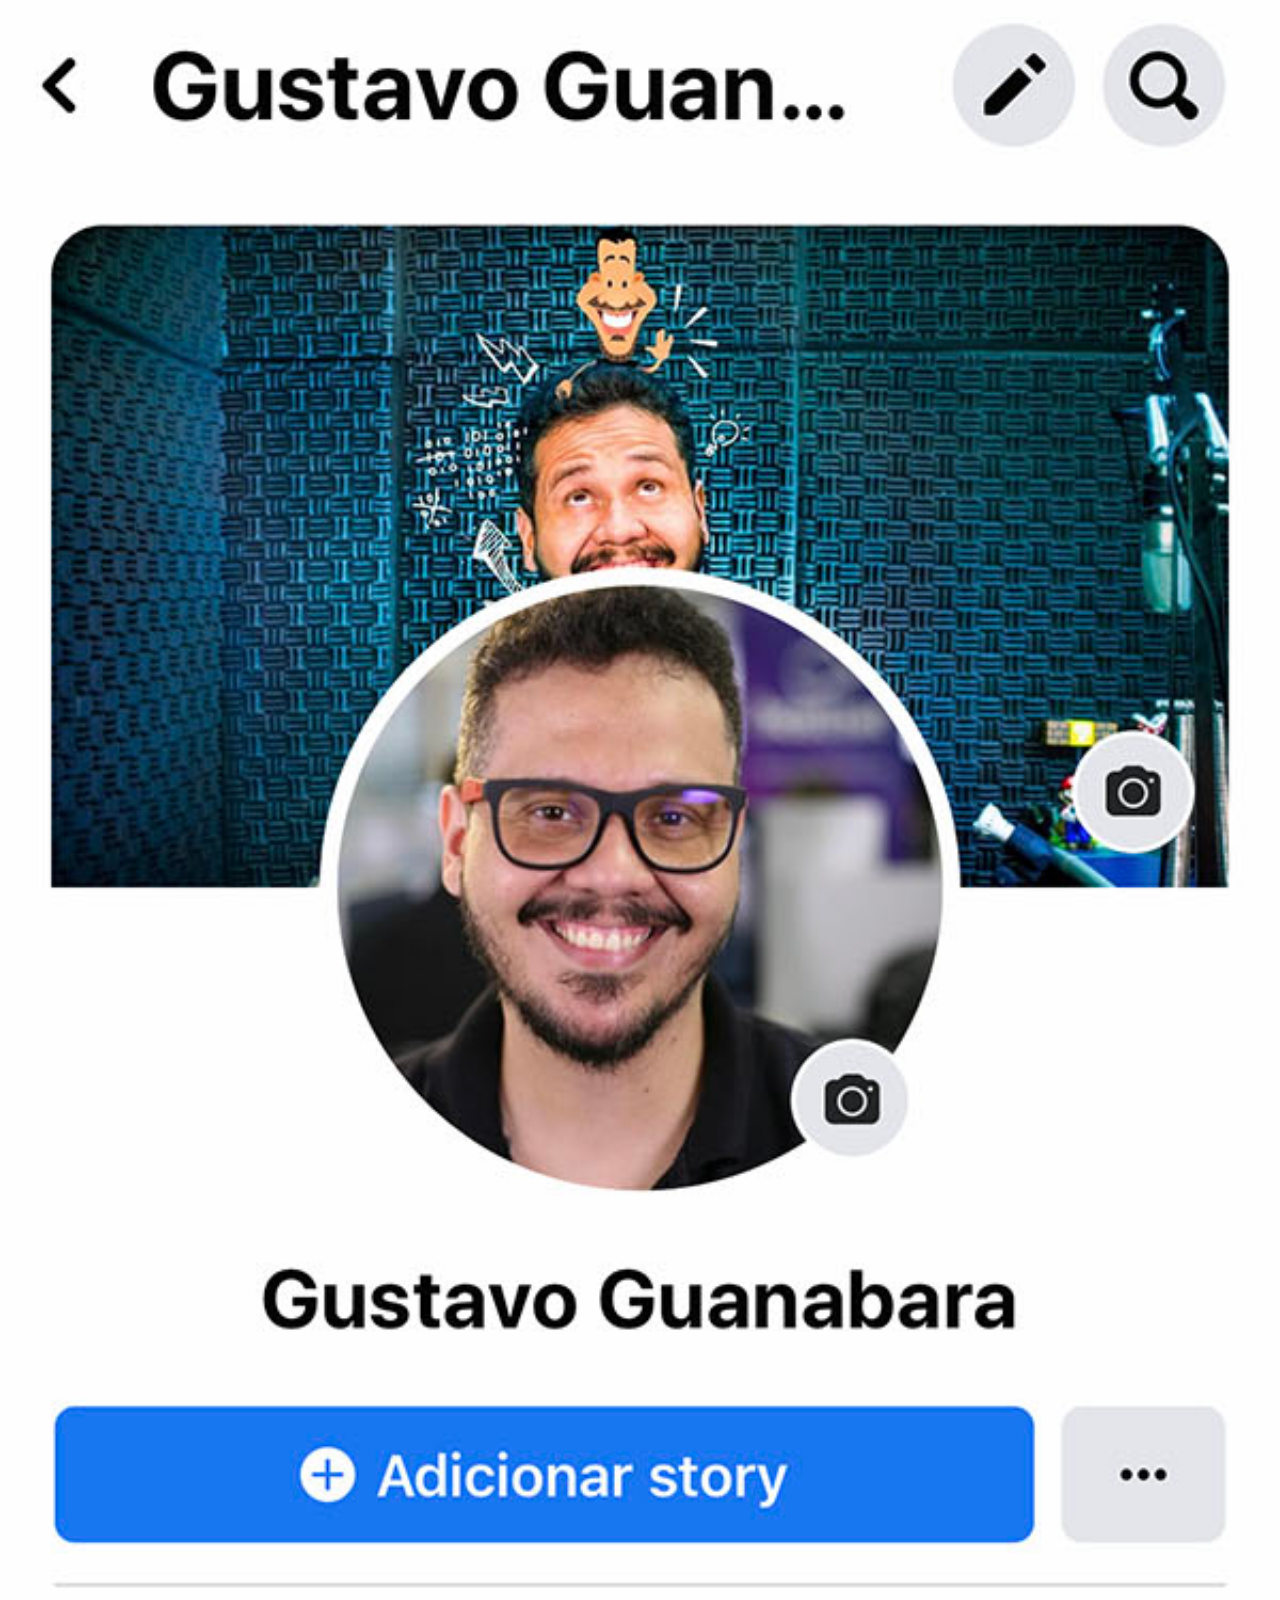
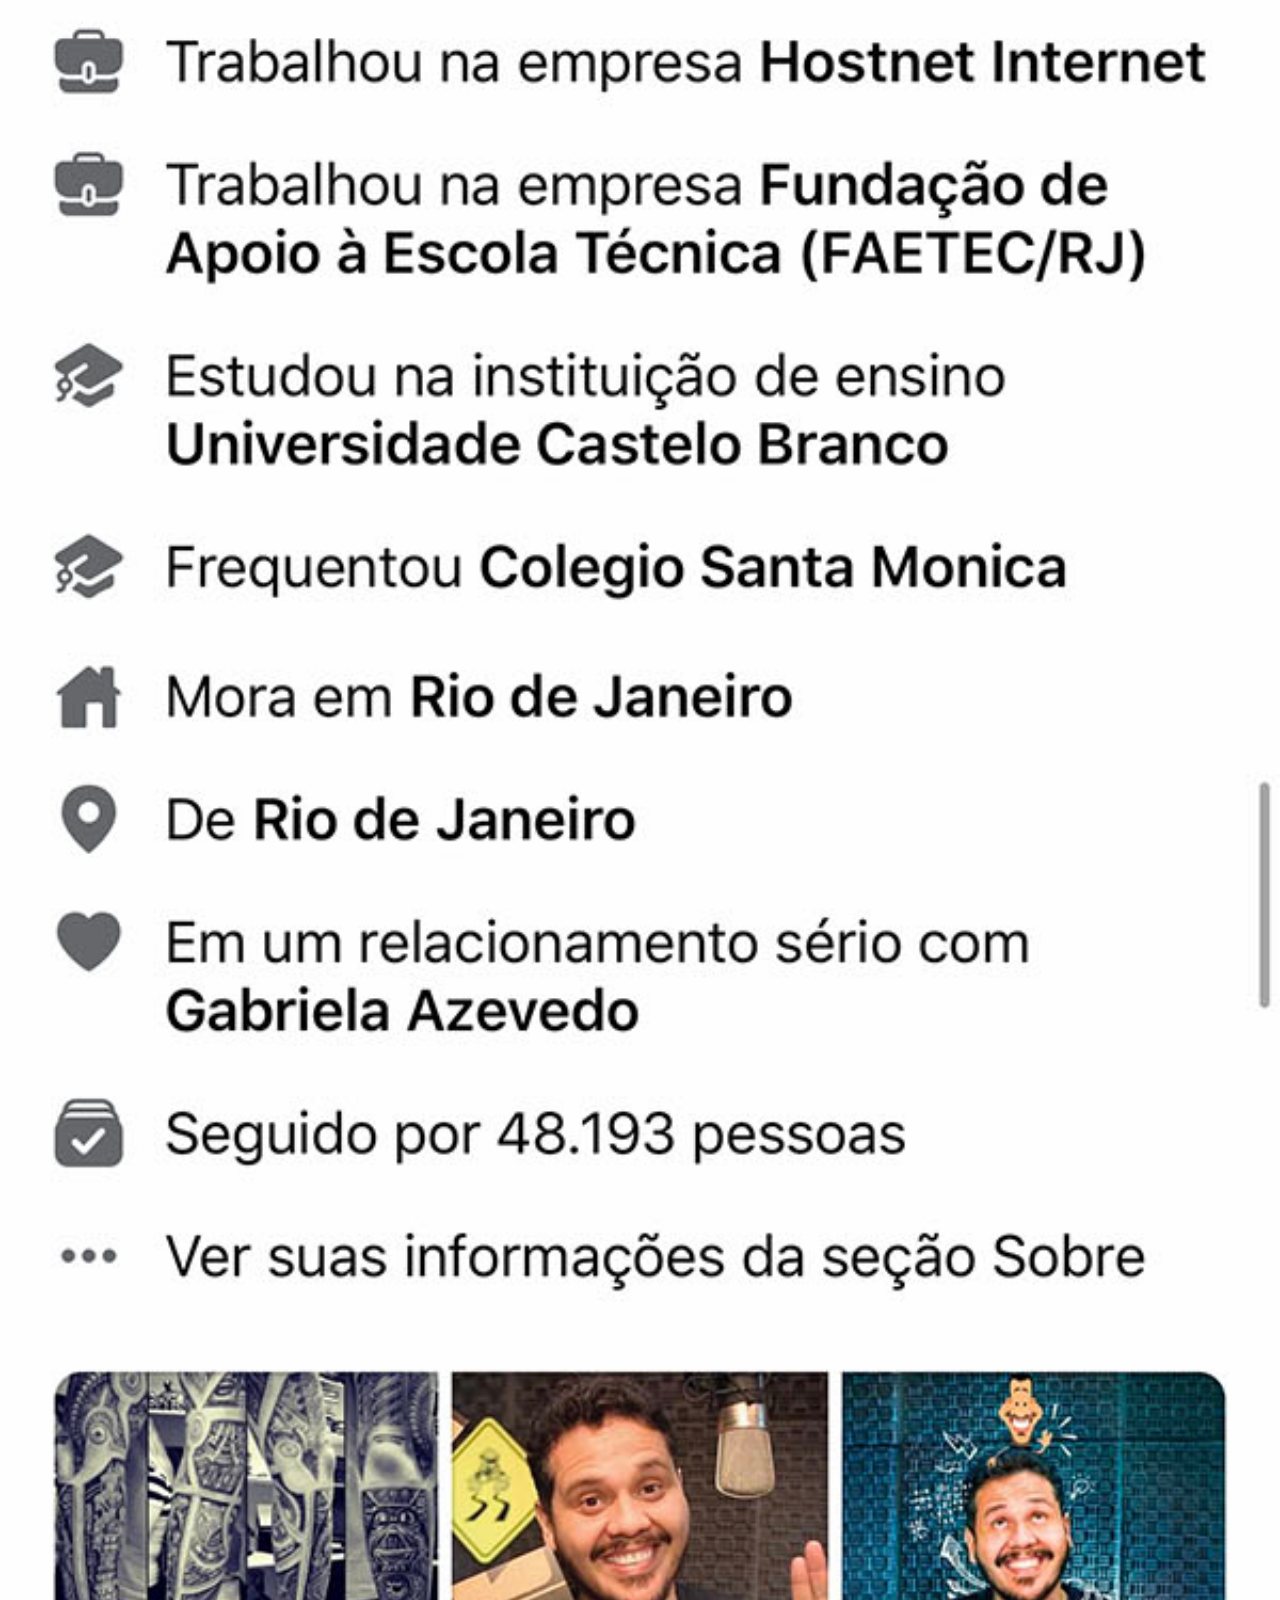
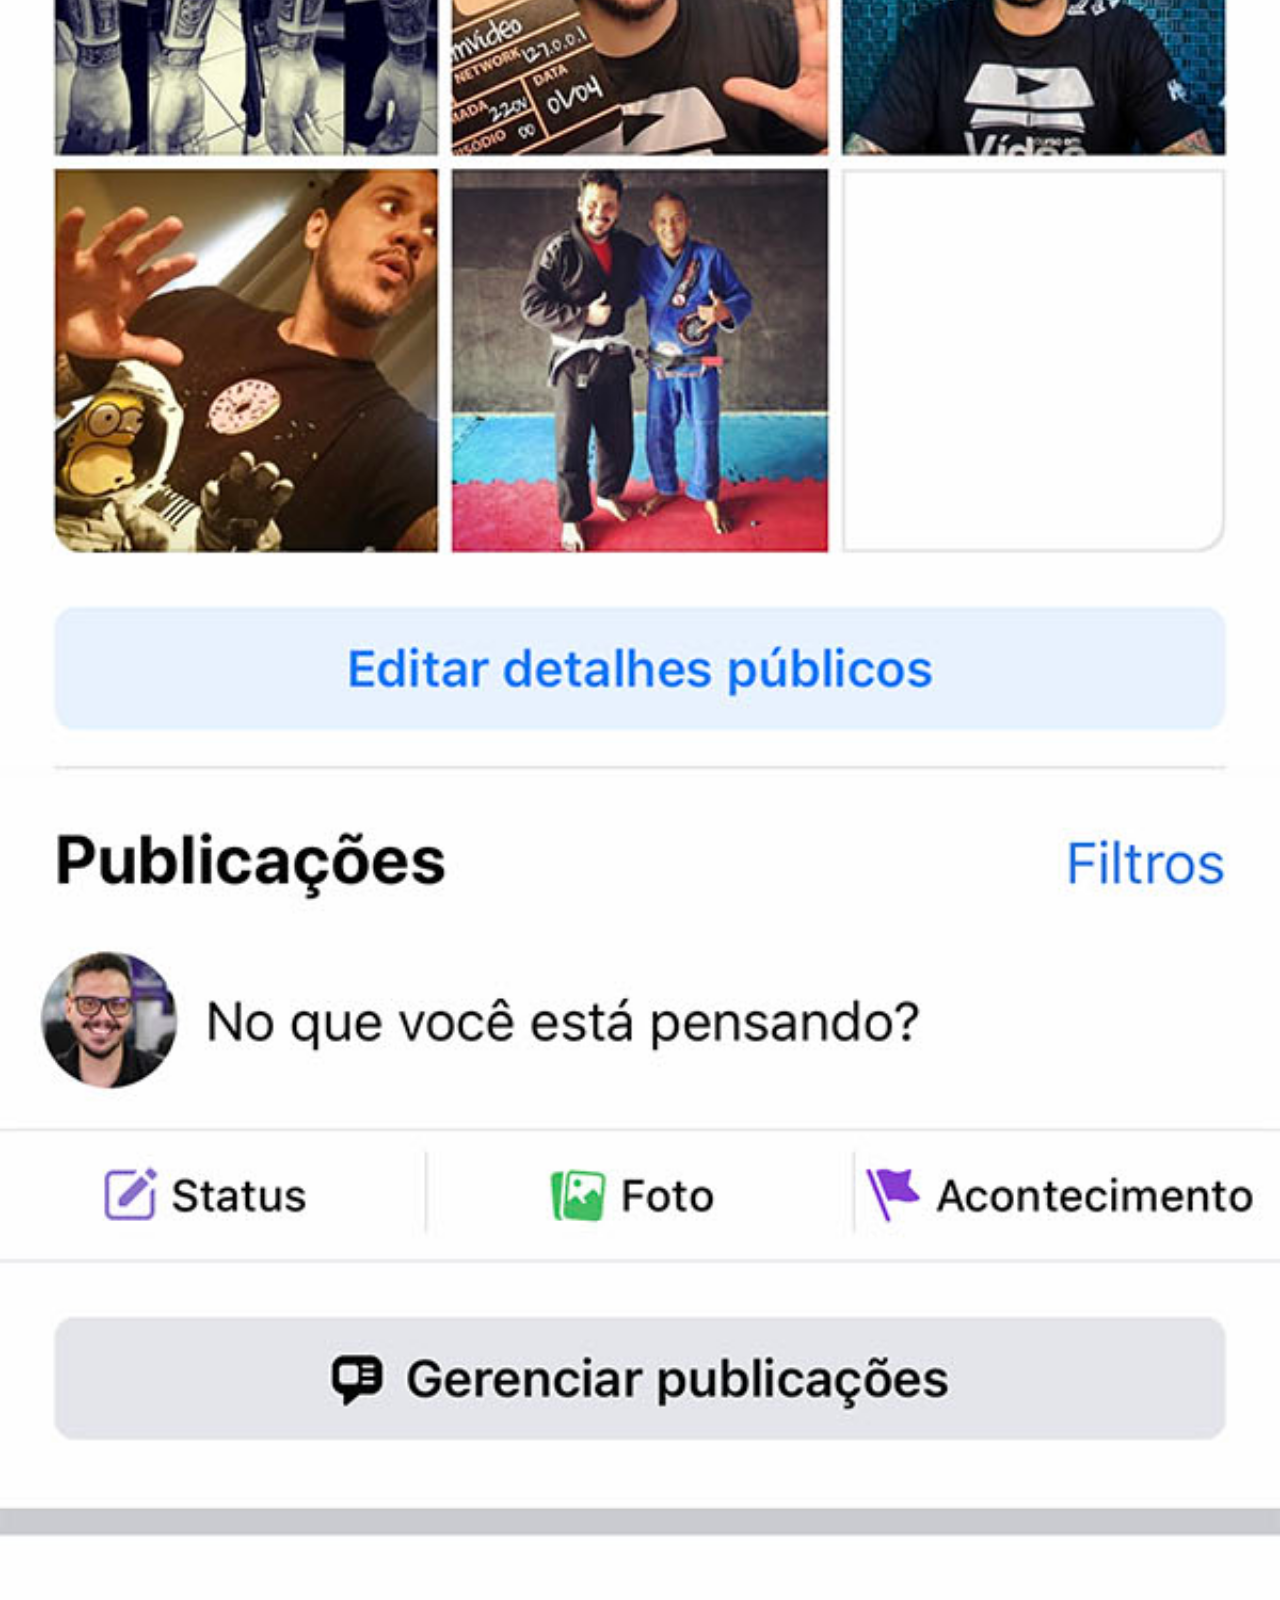
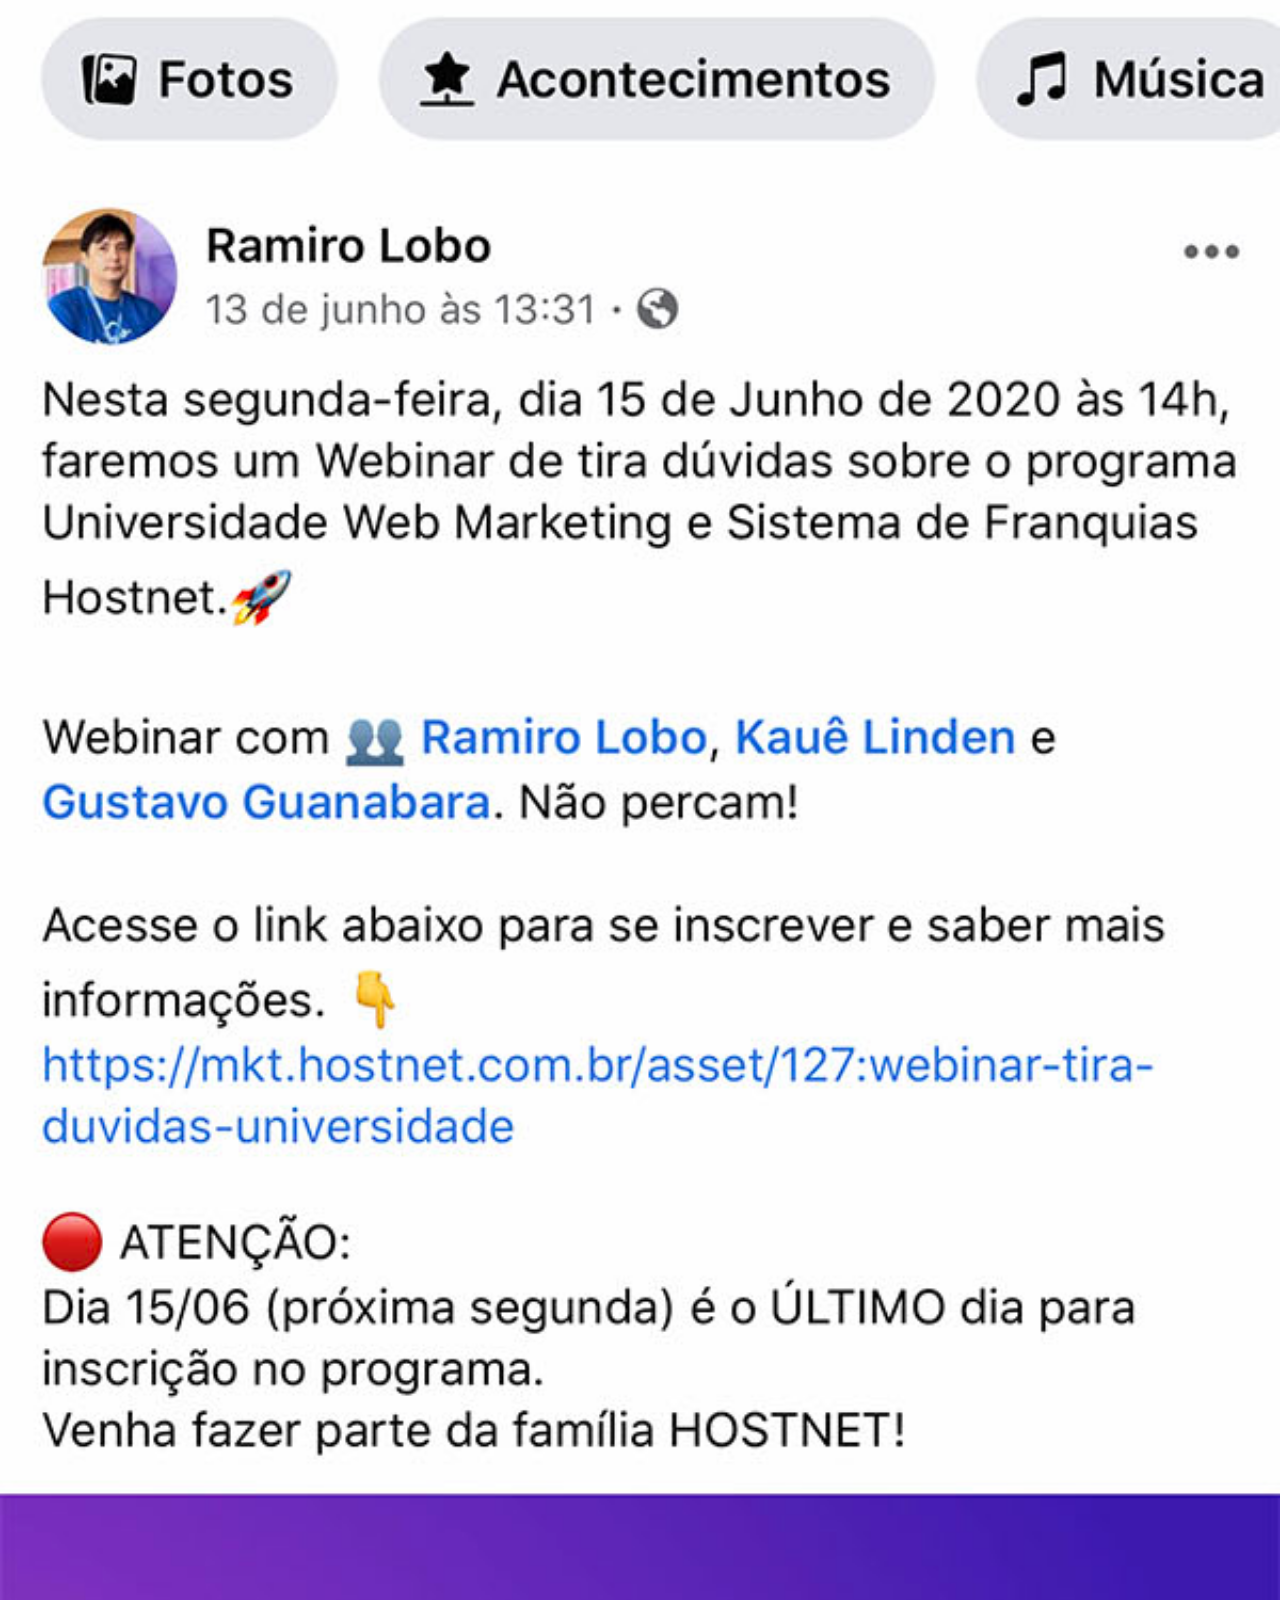
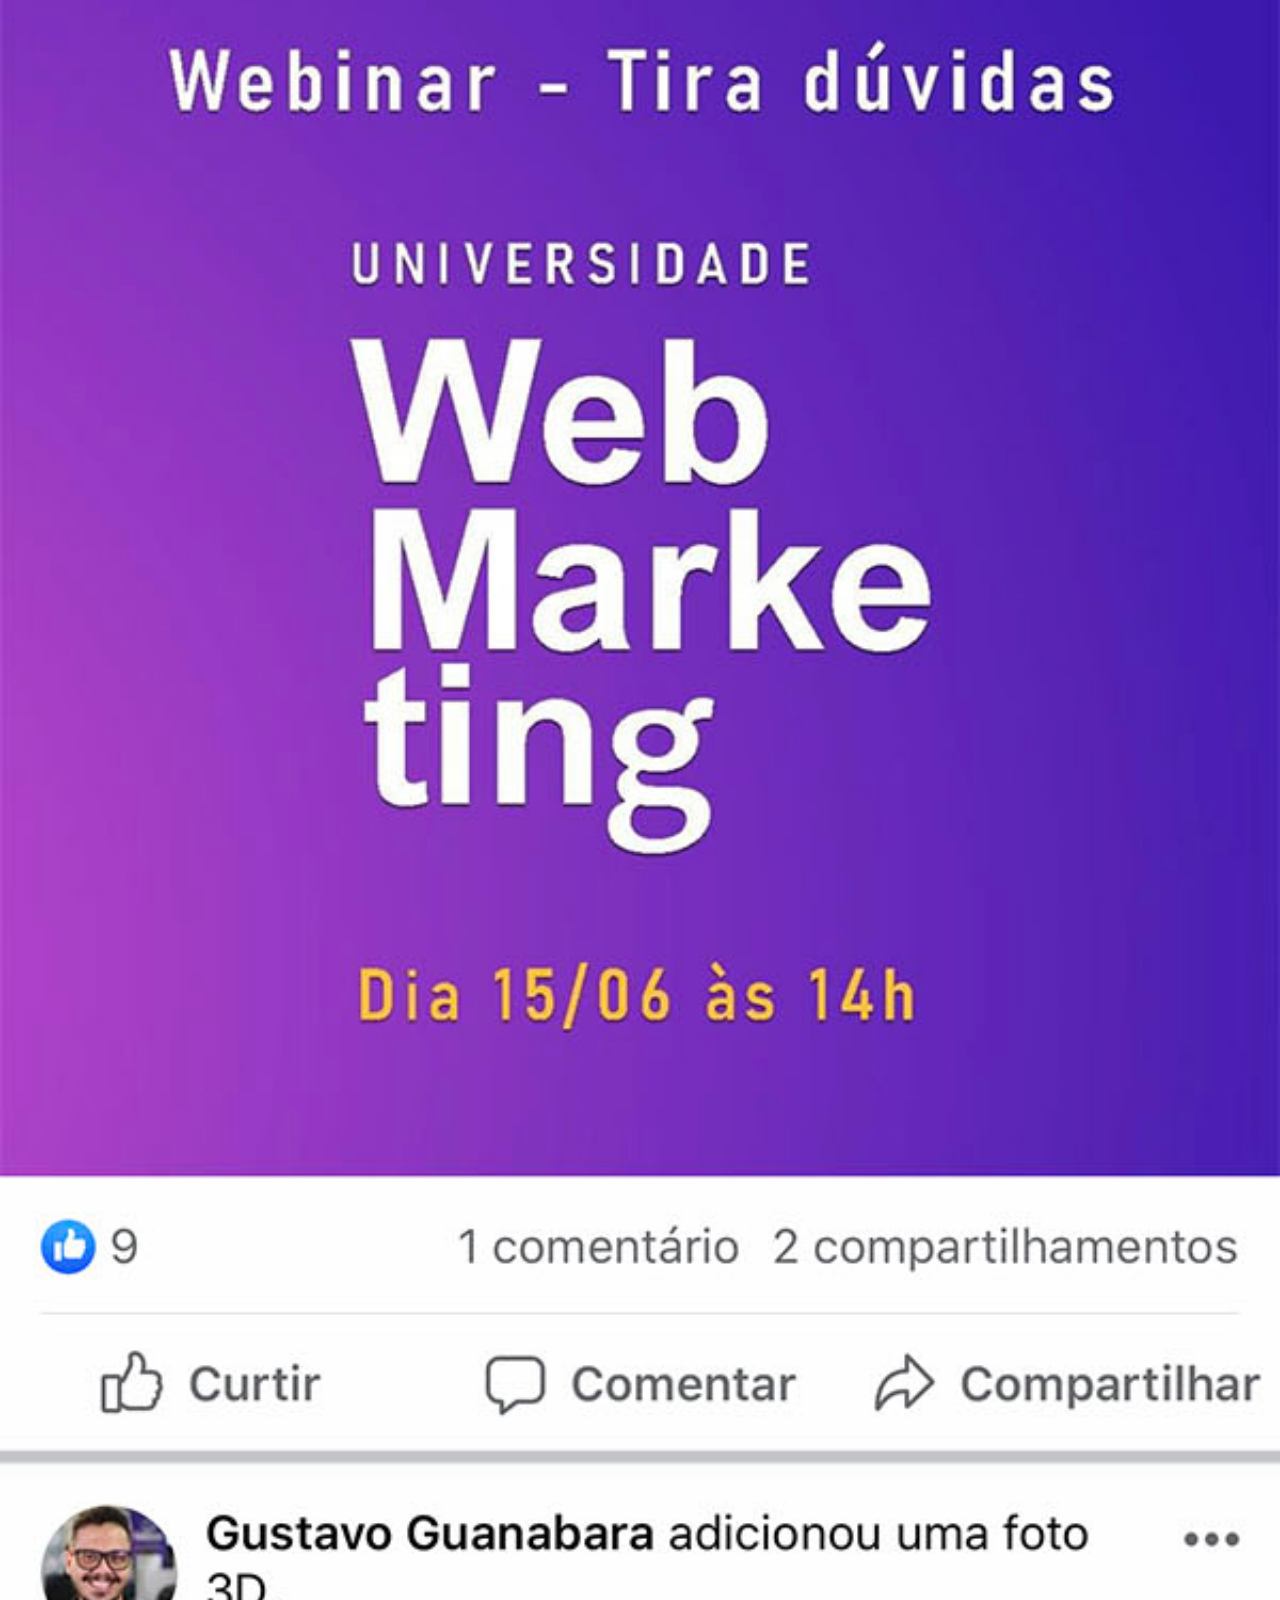
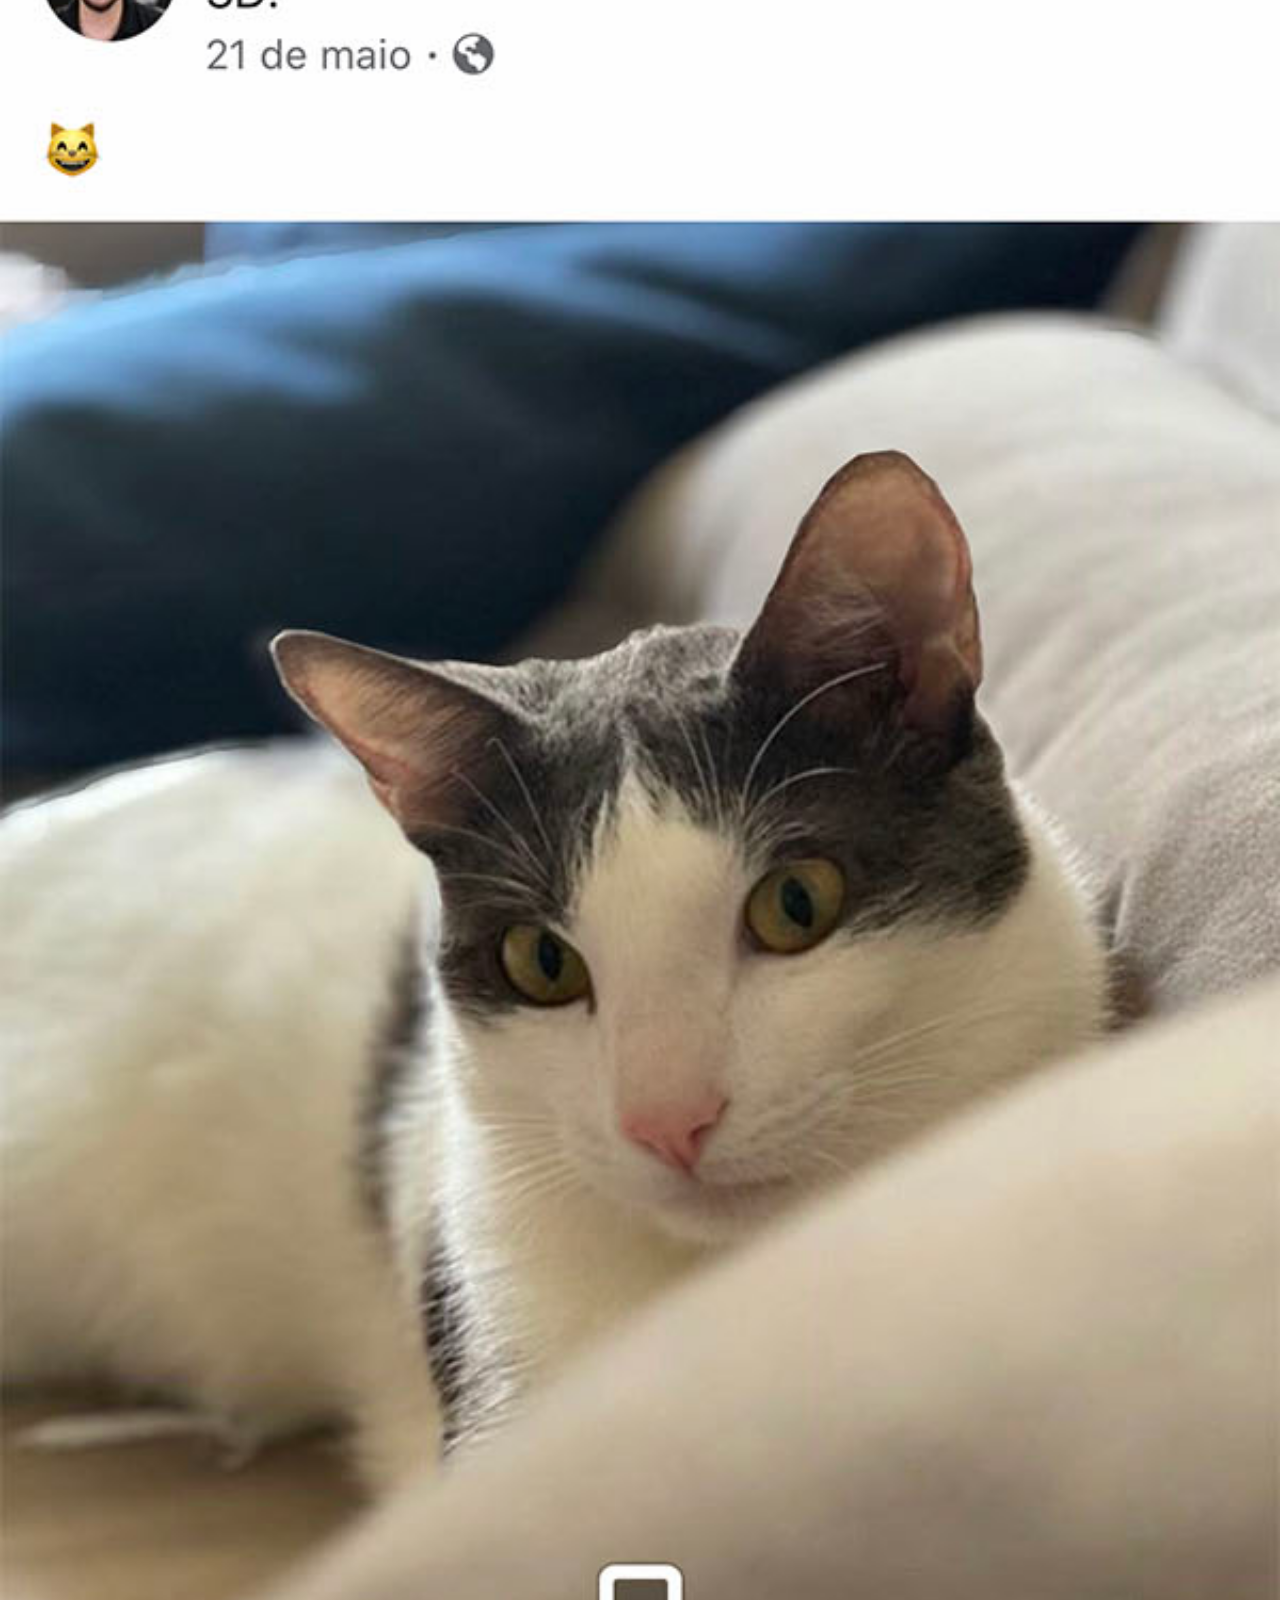
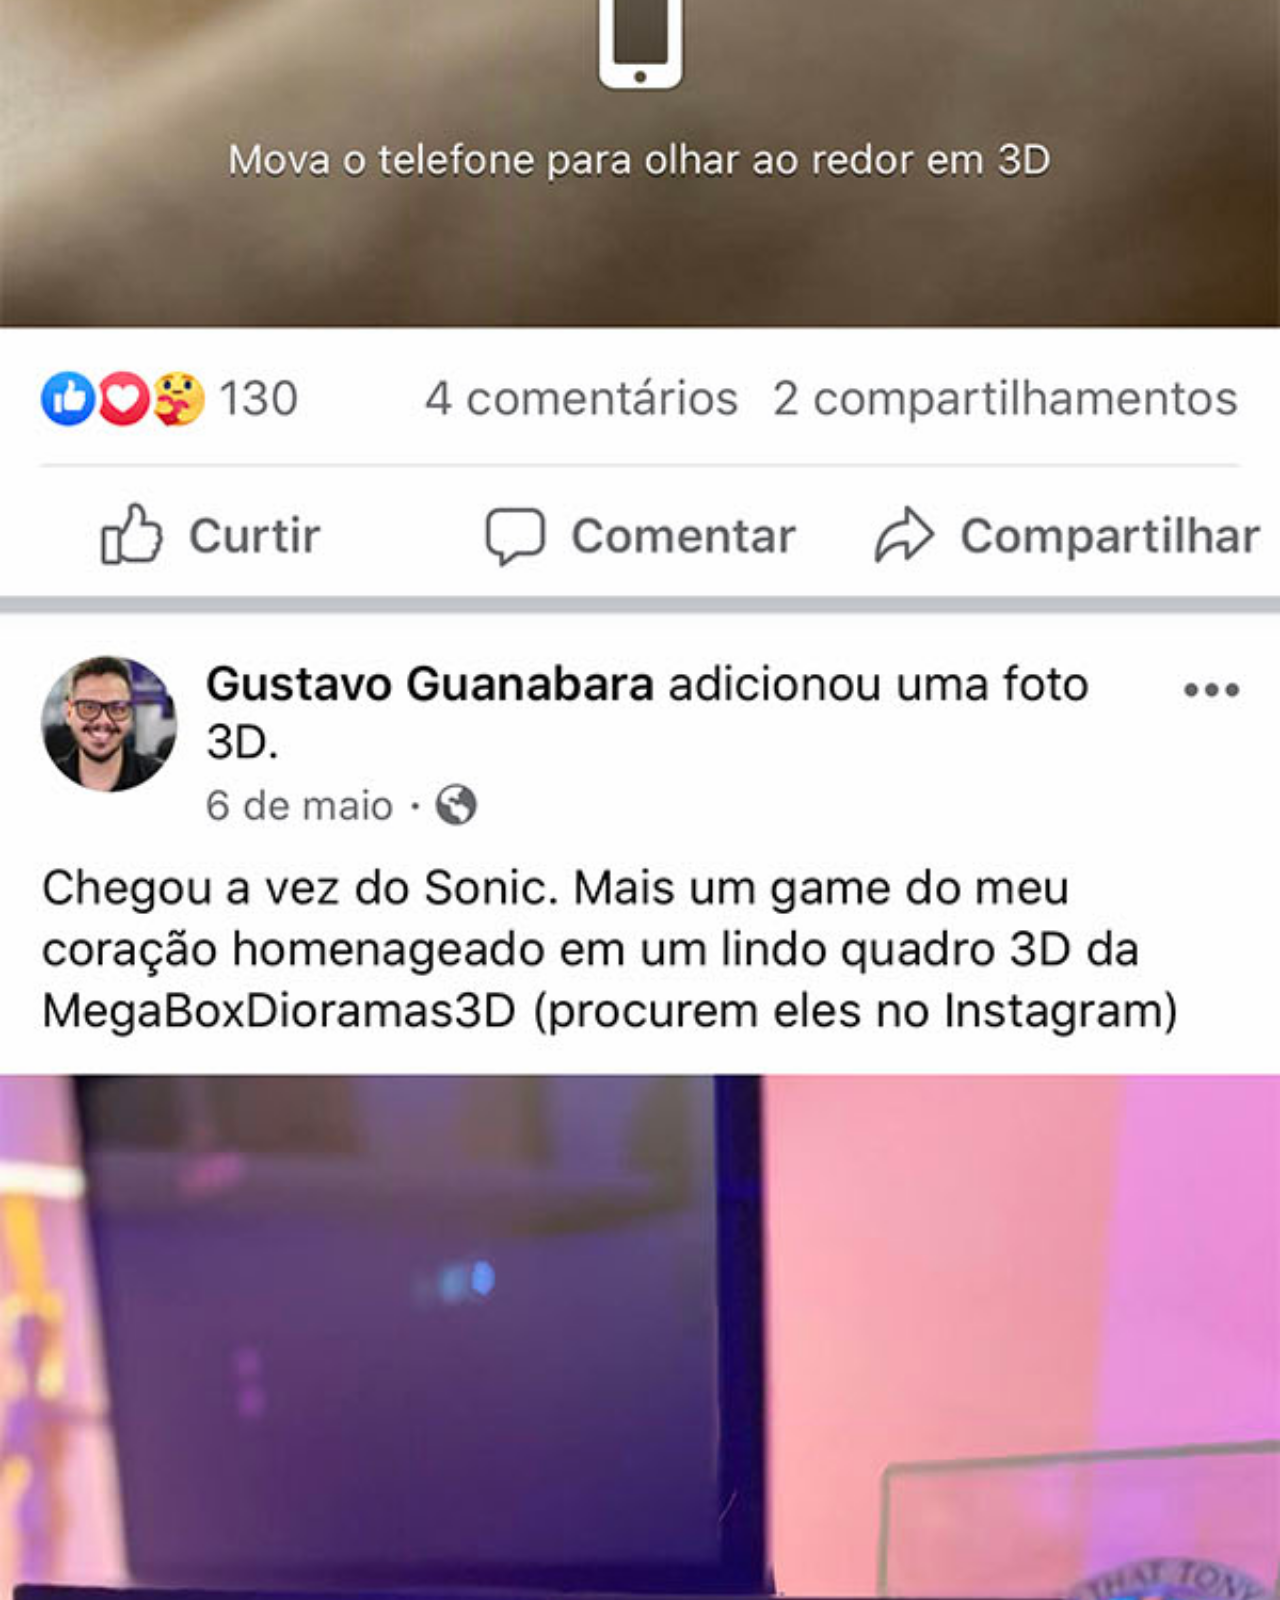
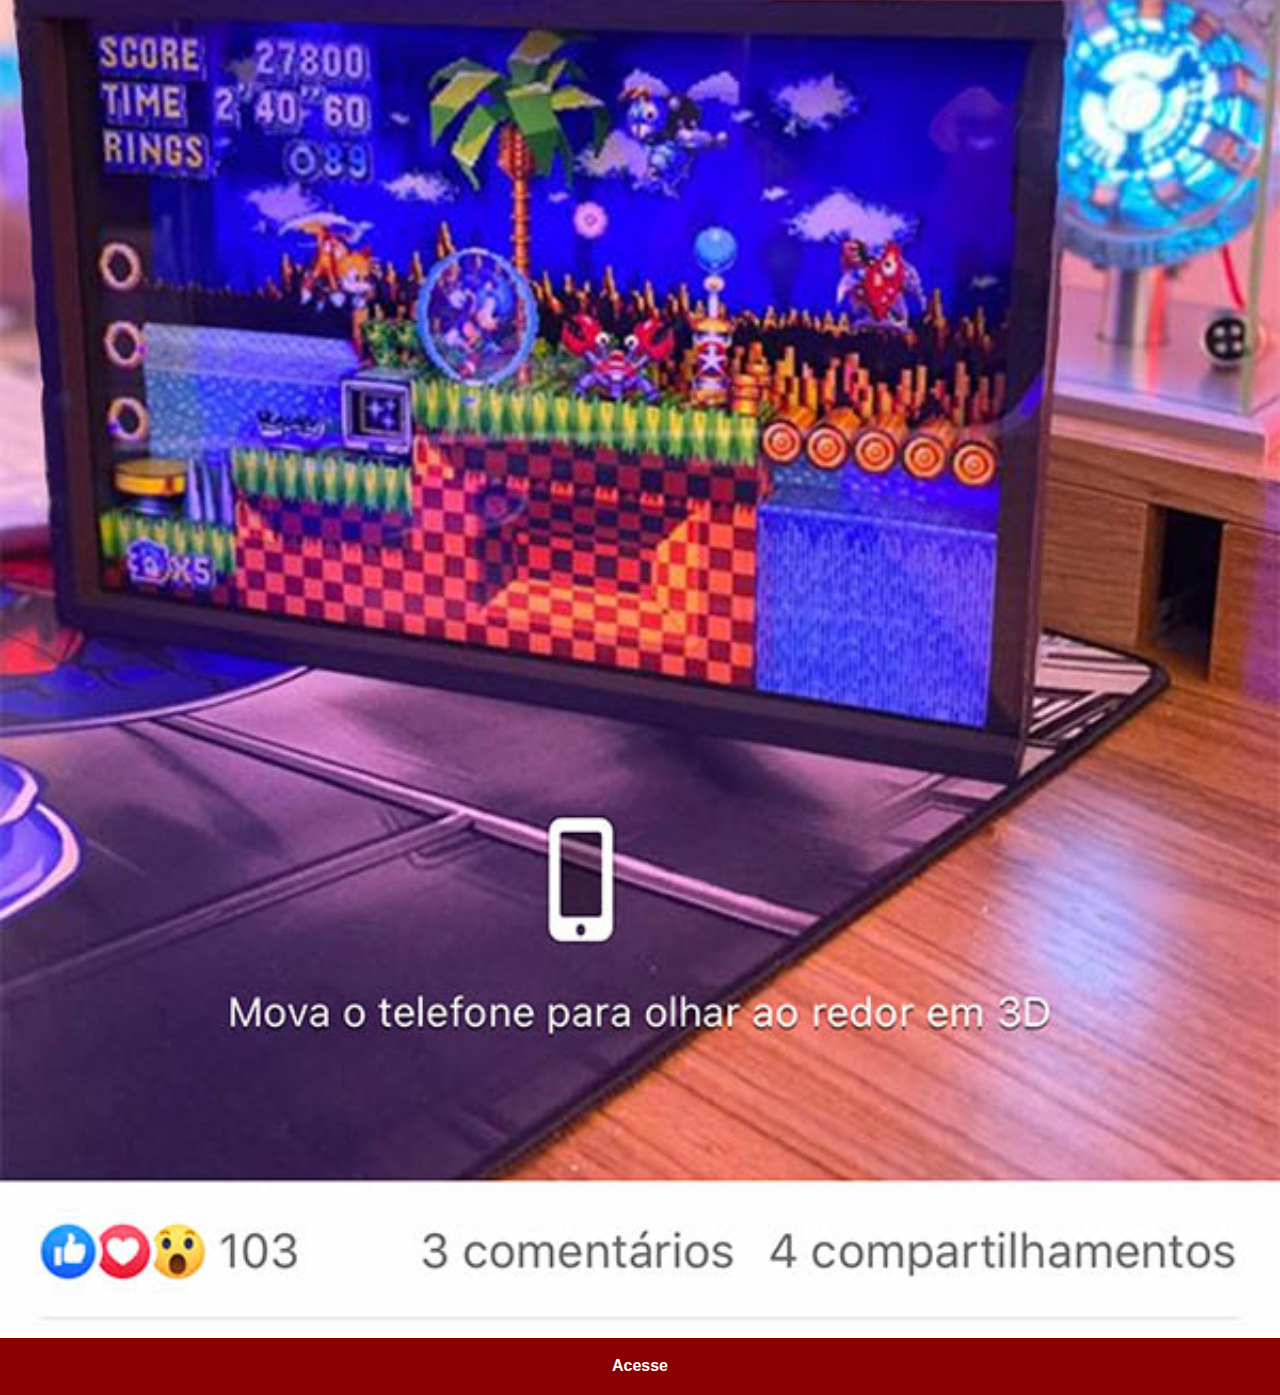
<file: facebook.html>
<!DOCTYPE html>
<html lang="pt-br">

<head>
    <meta charset="UTF-8">
    <meta name="viewport" content="width=device-width, initial-scale=1.0">
    <title>Facebook</title>
    <link rel="stylesheet" href="estilos/social.css">
</head>

<body>
    <img src="imagens/tela-facebook.jpg" alt="Facebook">
    <a href="https://www.facebook.com/gustavoguanabara/" target="_blank">Acesse</a>

</body>

</html>
</file>
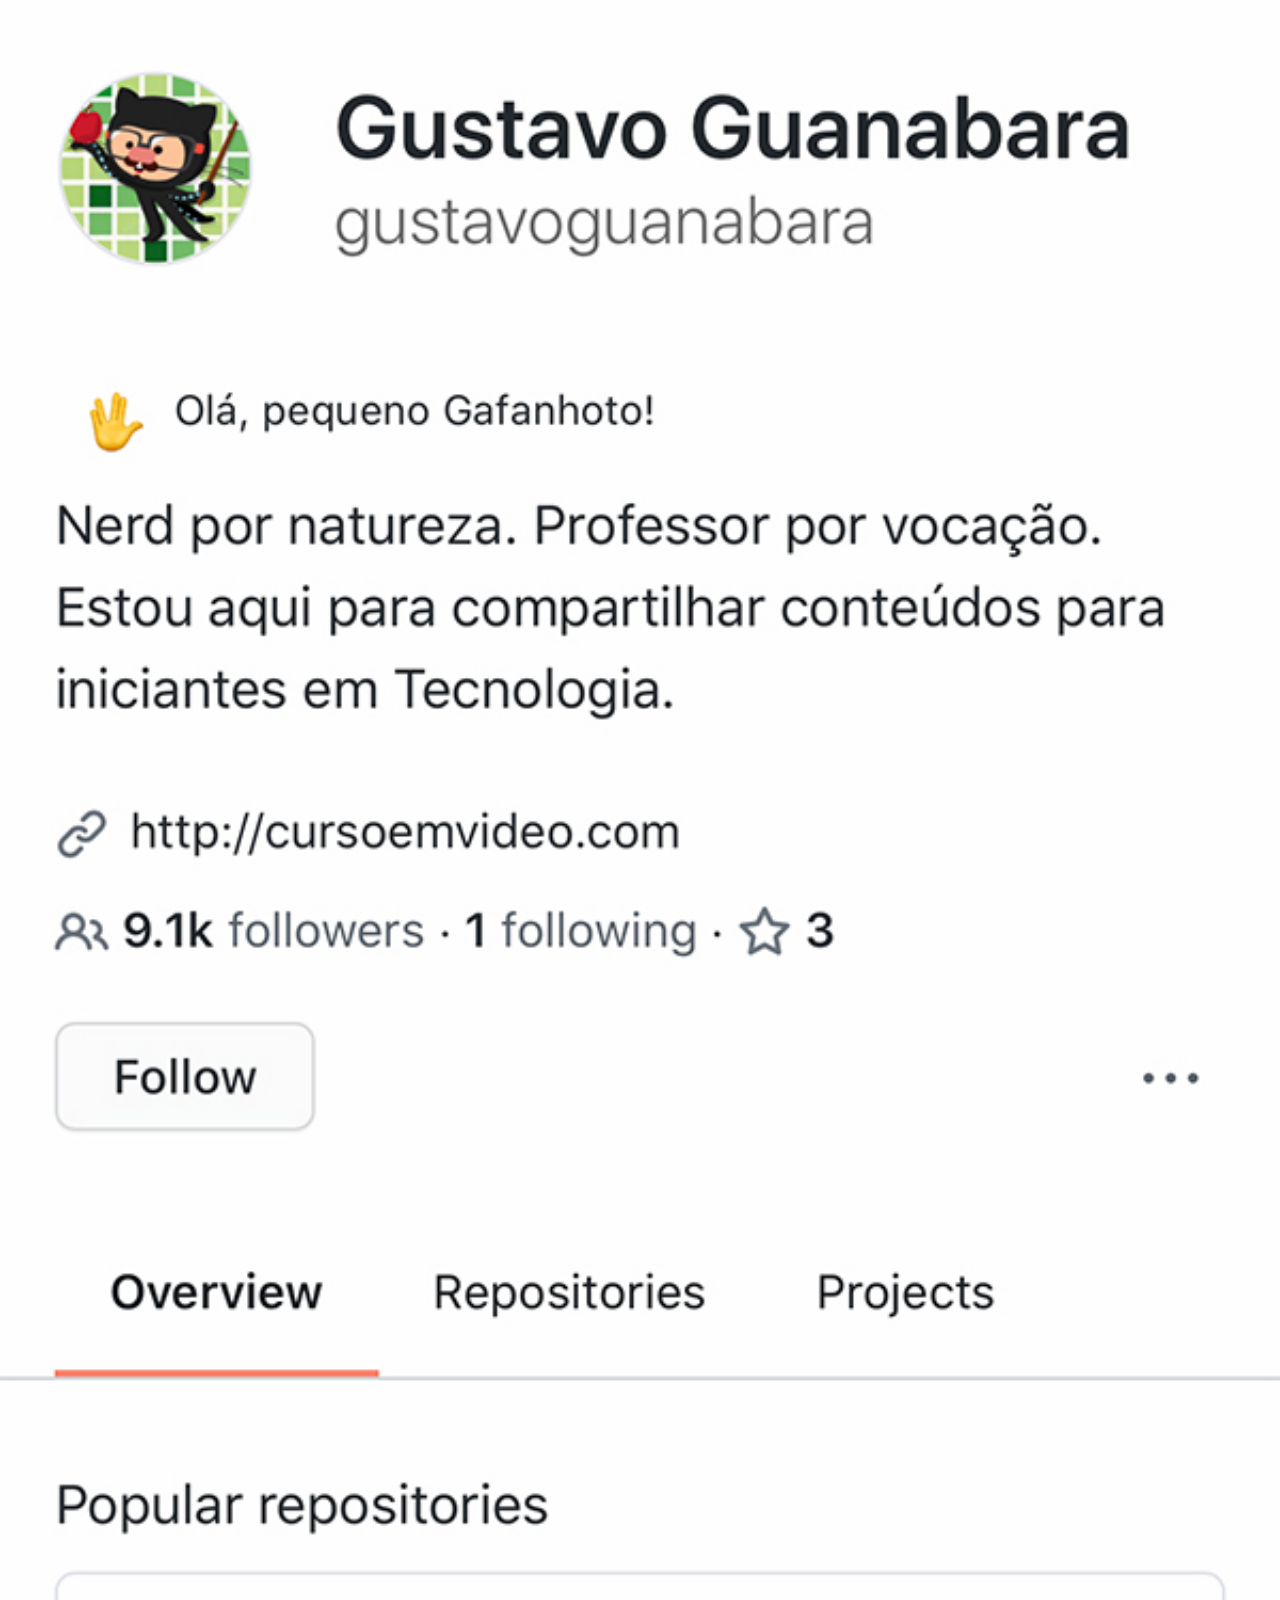
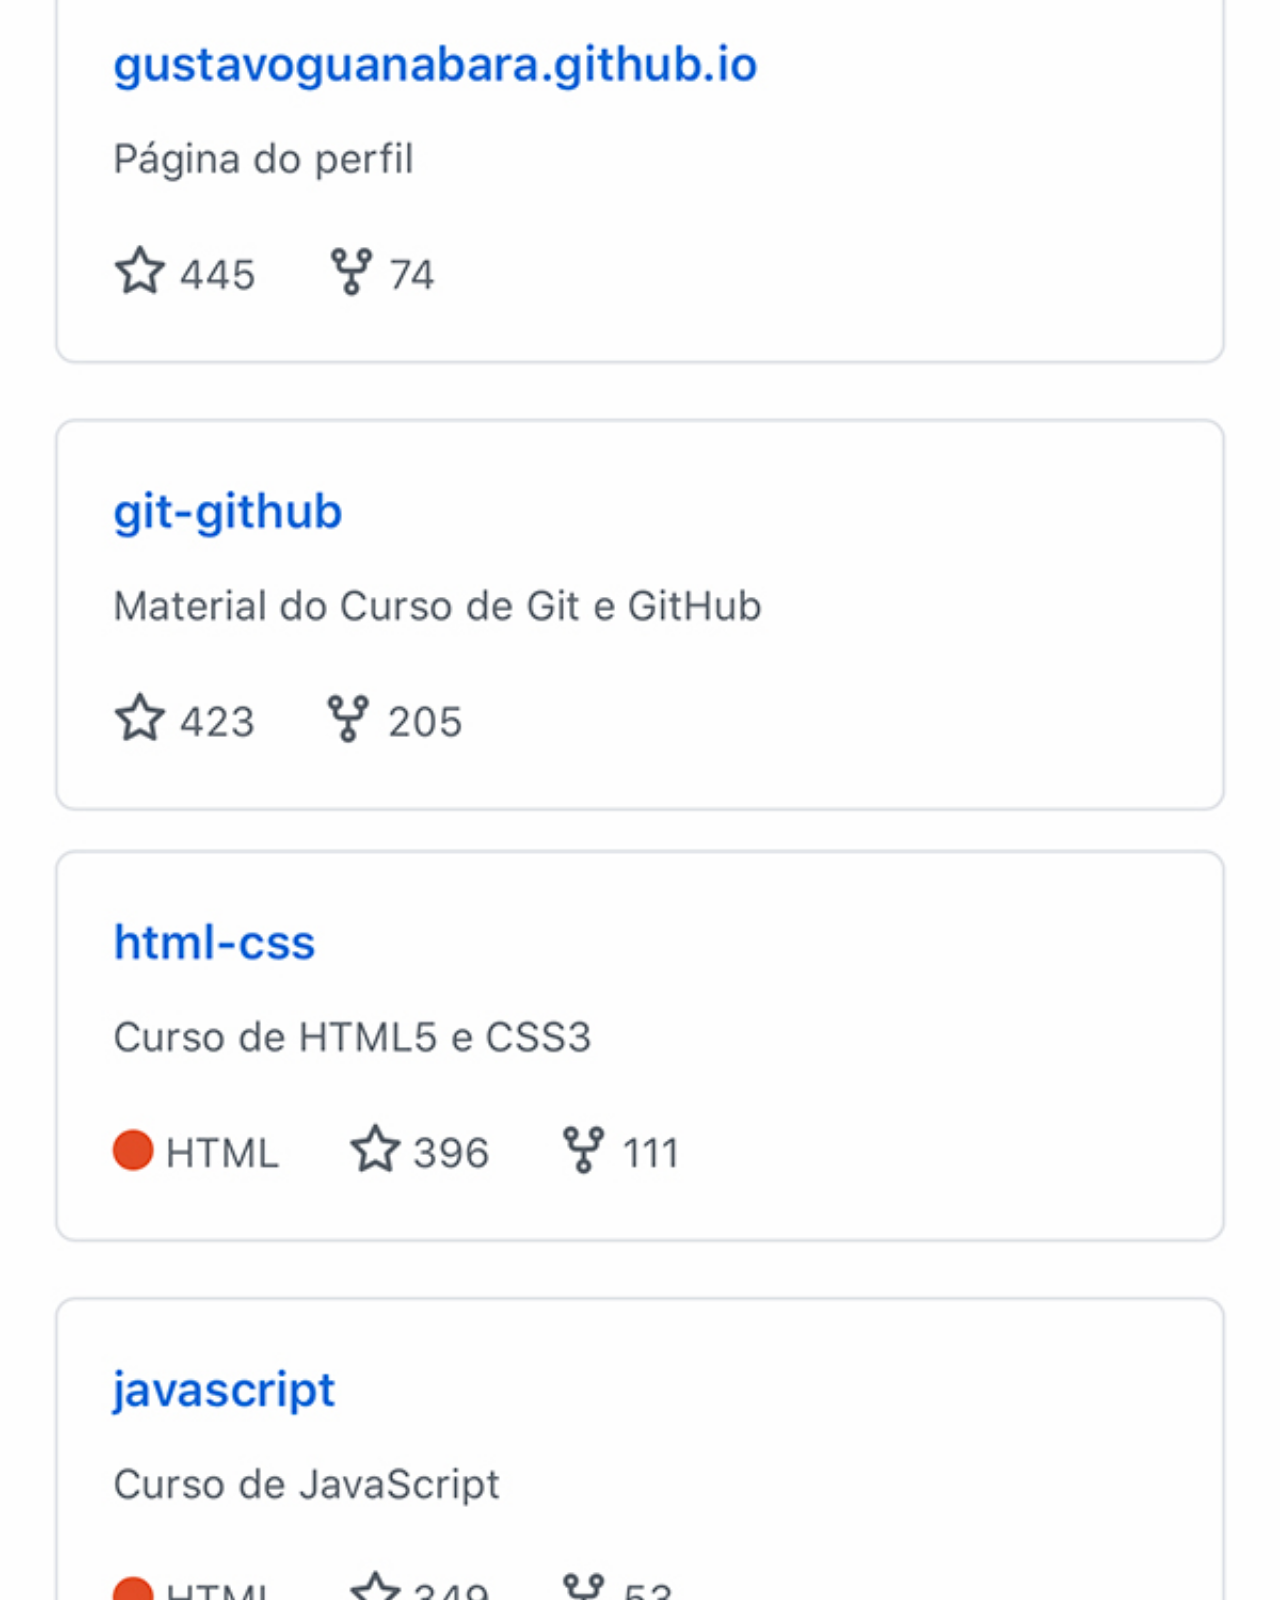
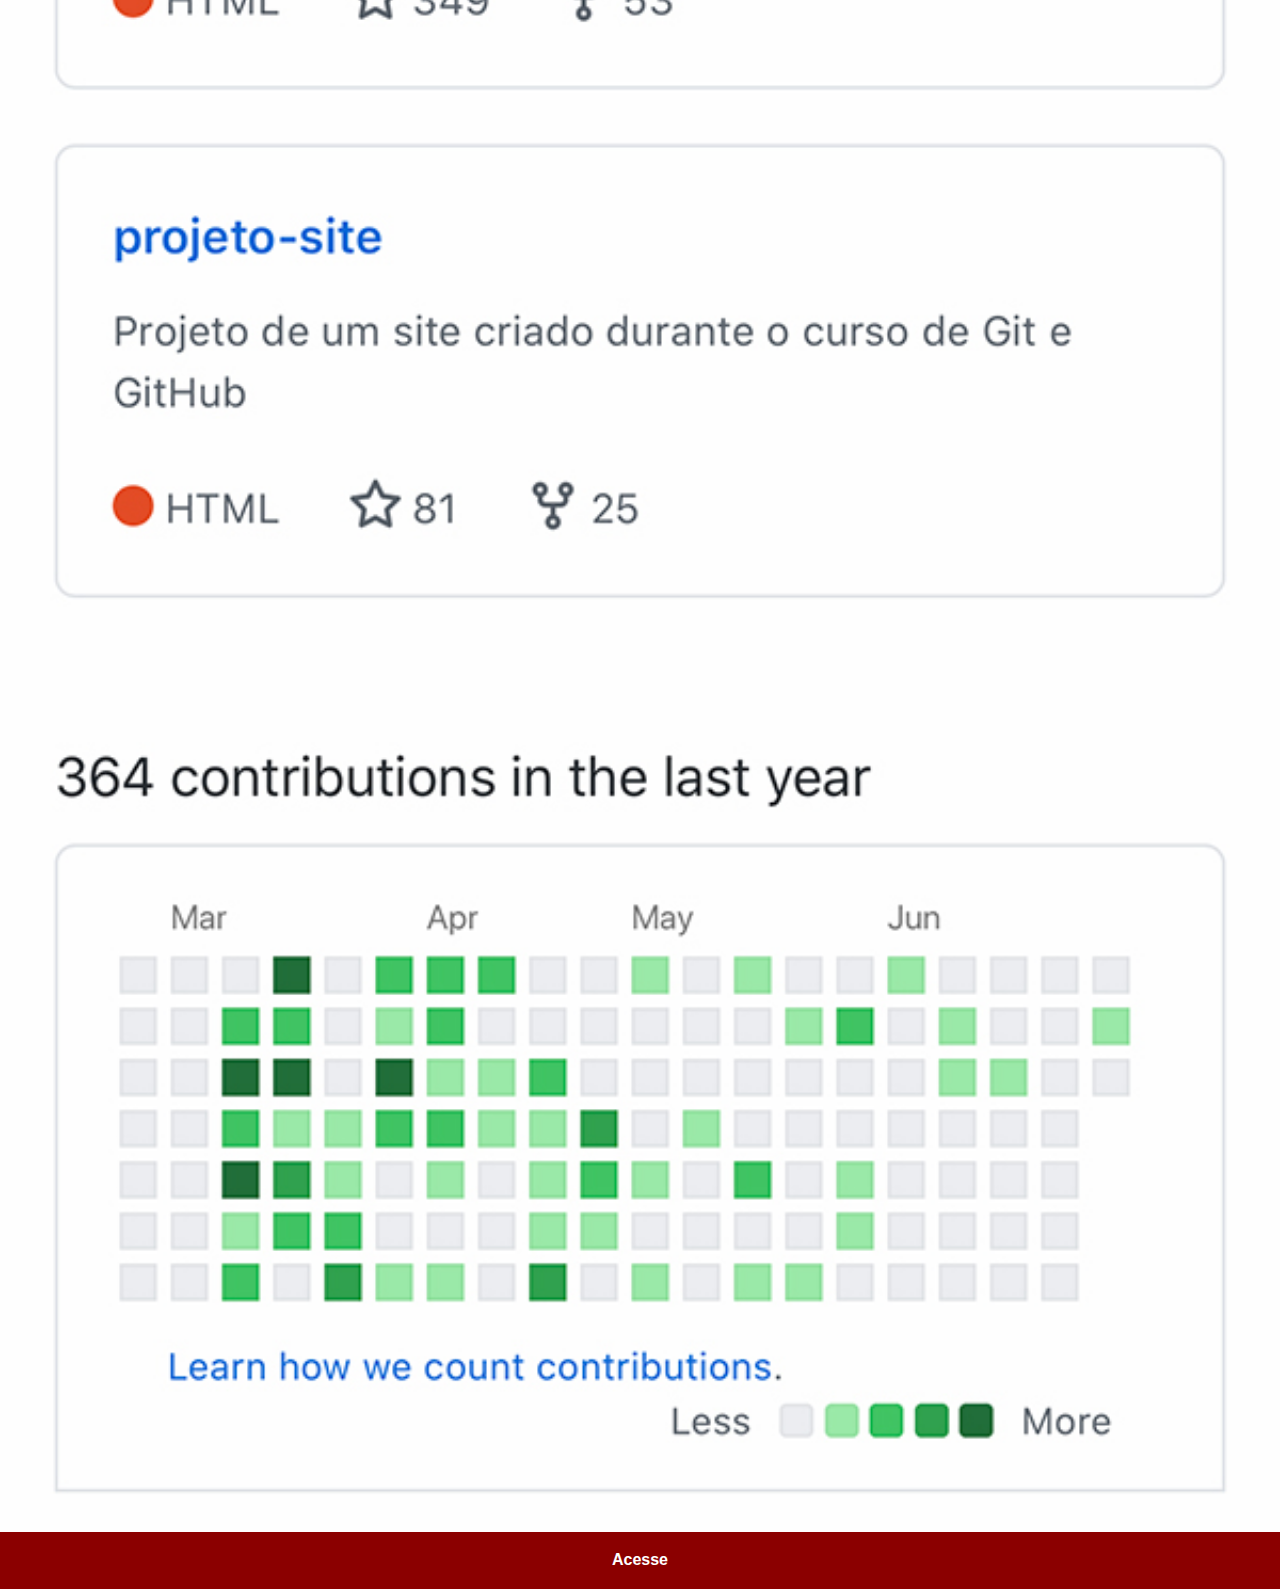
<file: github.html>
<!DOCTYPE html>
<html lang="pt-br">
<head>
    <meta charset="UTF-8">
    <meta name="viewport" content="width=device-width, initial-scale=1.0">
    <title>GitHub</title>
    <link rel="stylesheet" href="estilos/social.css">
</head>
<body>
    <img src="imagens/tela-github.jpg" alt="GitHub">
    <a href="https://github.com/gustavoguanabara/" target="_blank">Acesse</a>
</body>
</html>
</file>
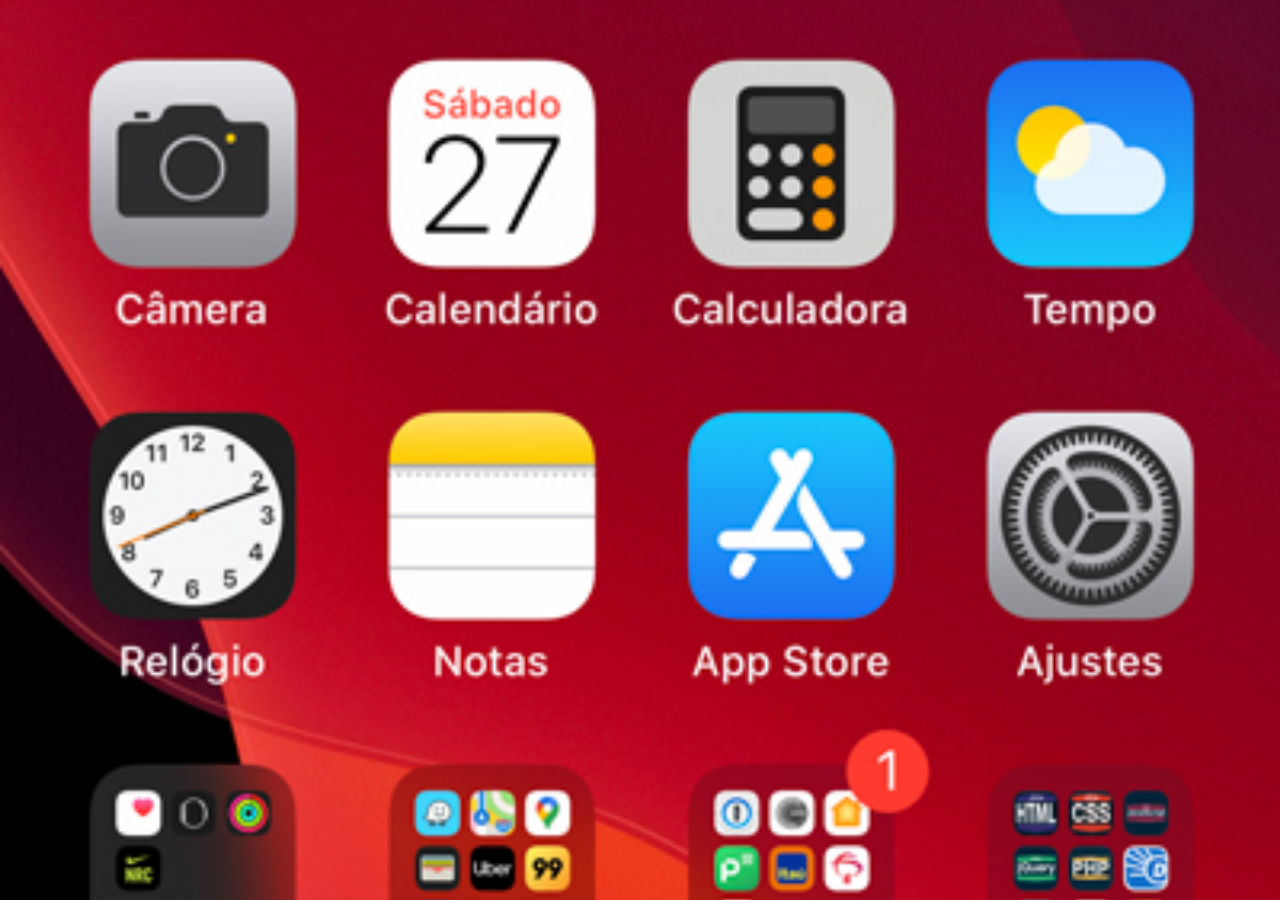
<file: home.html>
<!DOCTYPE html>
<html lang="pt-br">
<head>
    <meta charset="UTF-8">
    <meta name="viewport" content="width=device-width, initial-scale=1.0">
    <title>Home</title>
    <style>
        * {
            margin: 0;
            padding: 0;
        }

        body {
            width: 100vw;
            height: 100vh;
            background: black url('imagens/tela-home.jpg') no-repeat top center;
            background-size: cover;
        }
    </style>
</head>
<body>
    
</body>
</html>
</file>
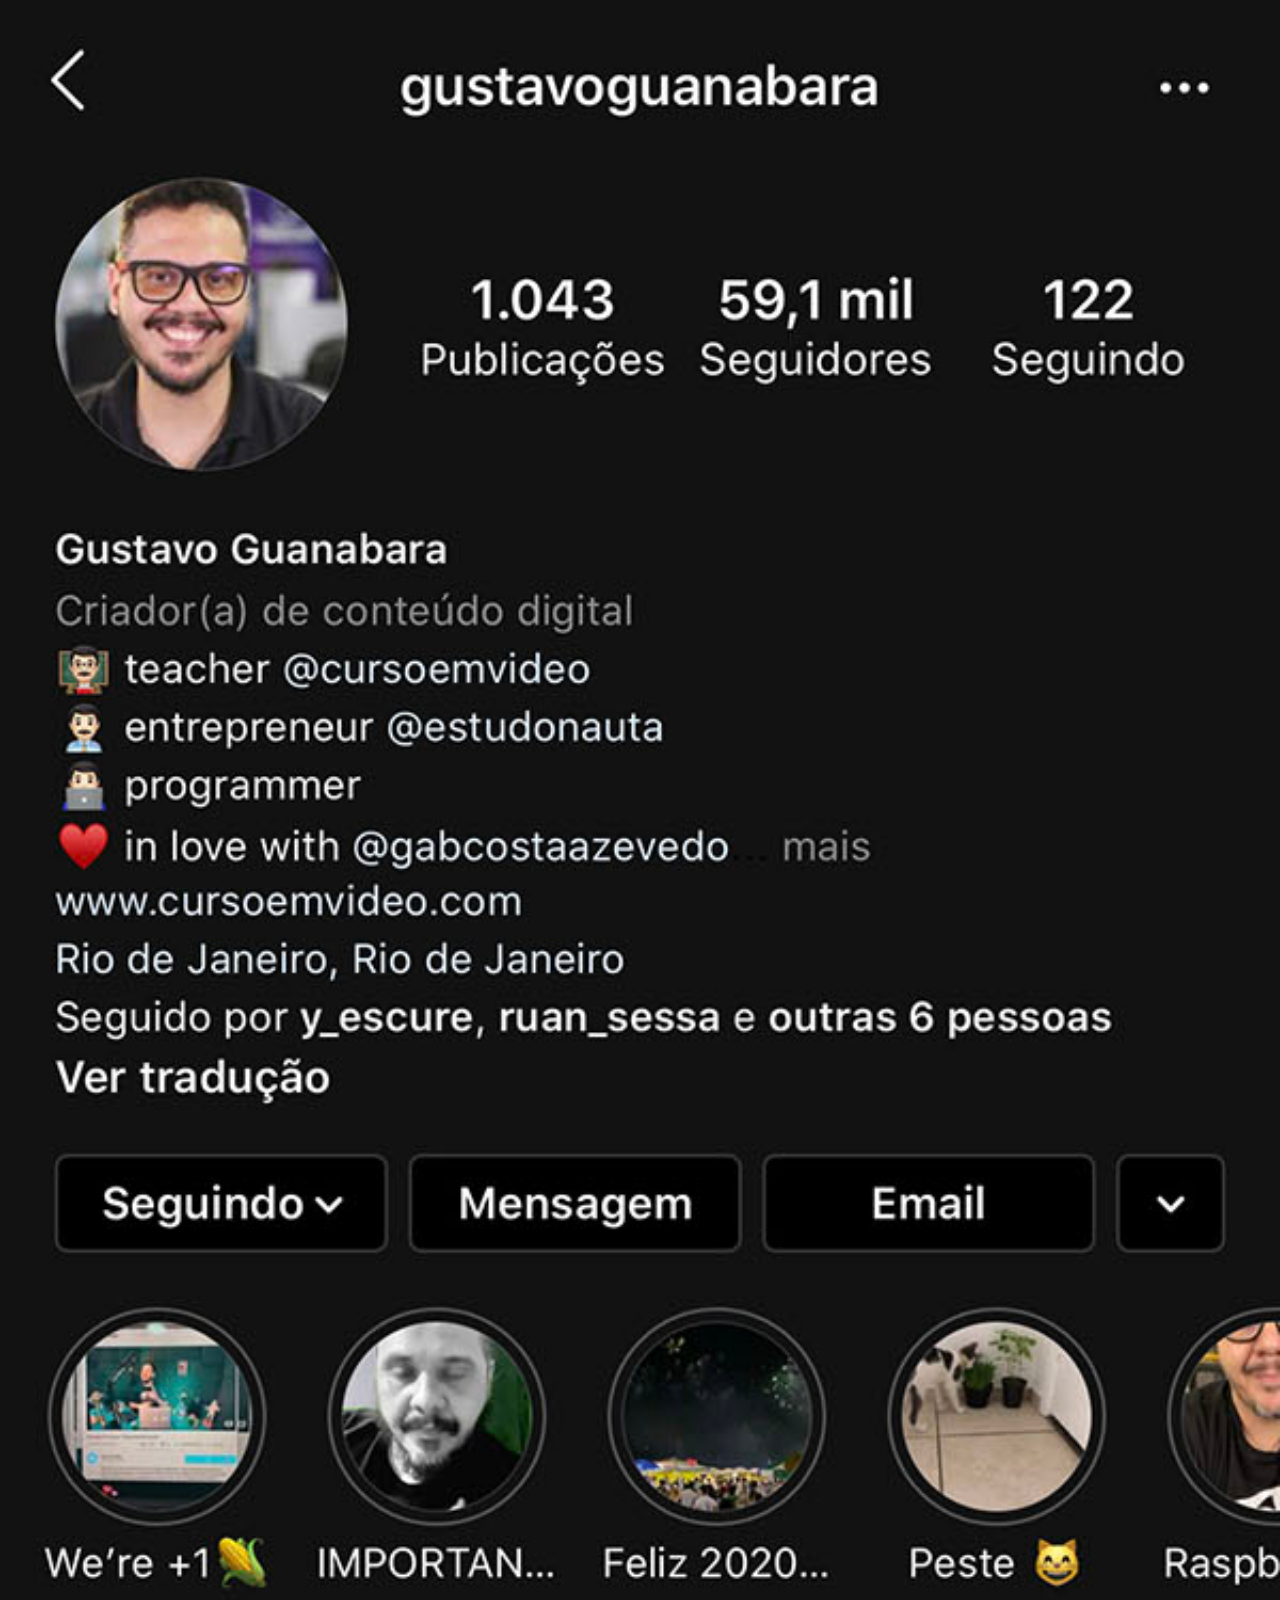
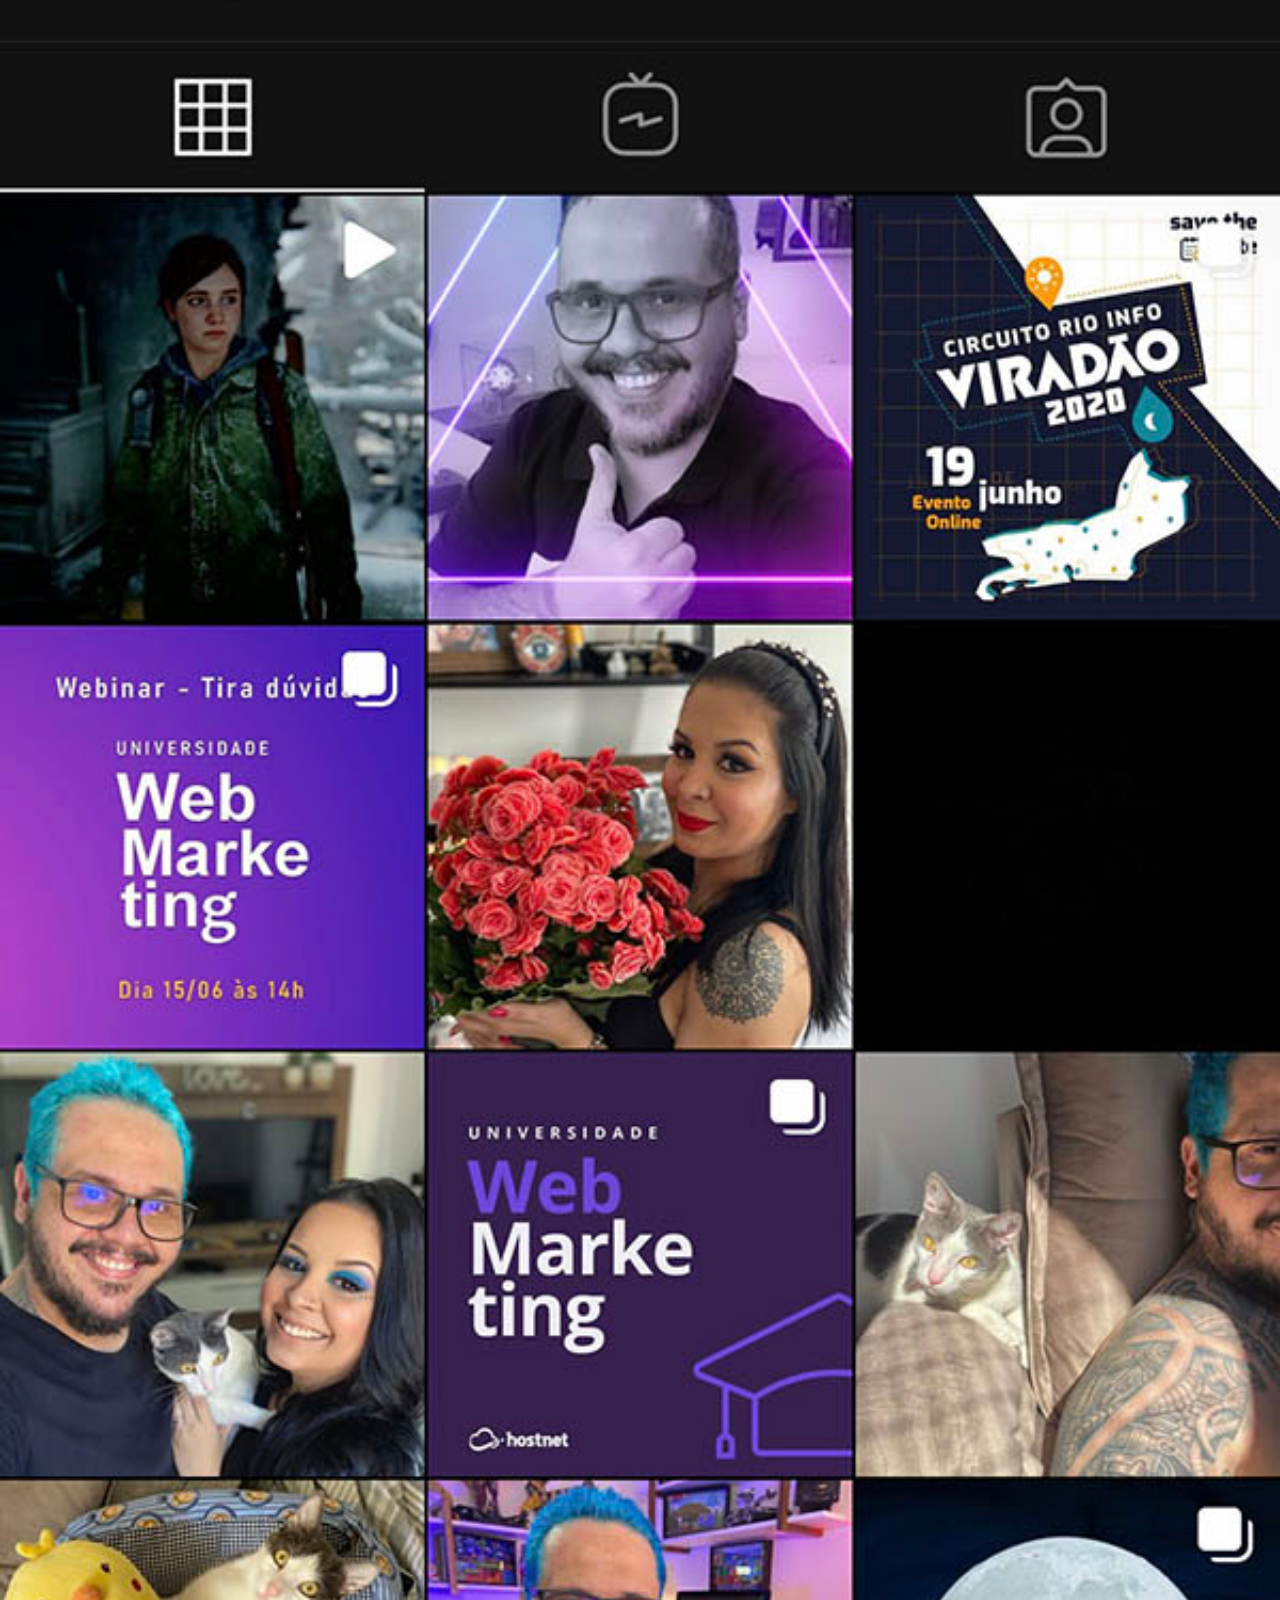
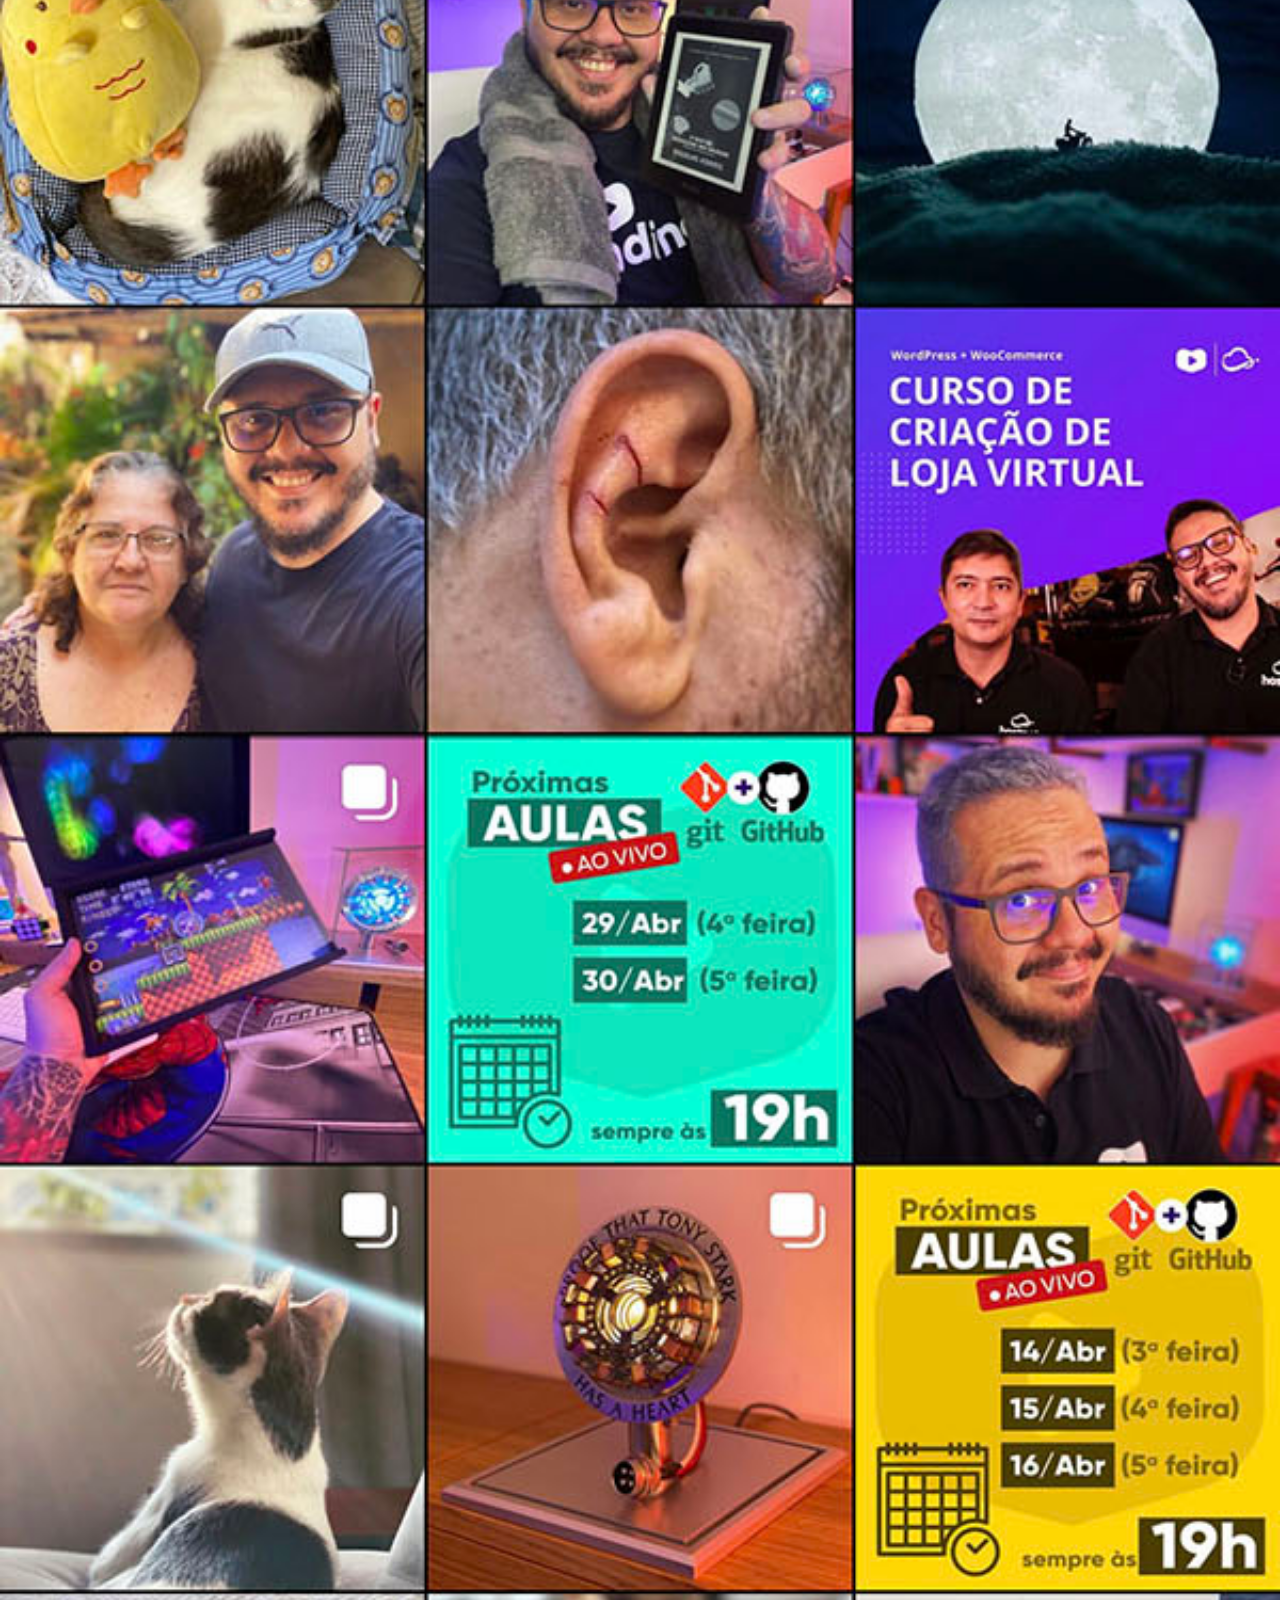
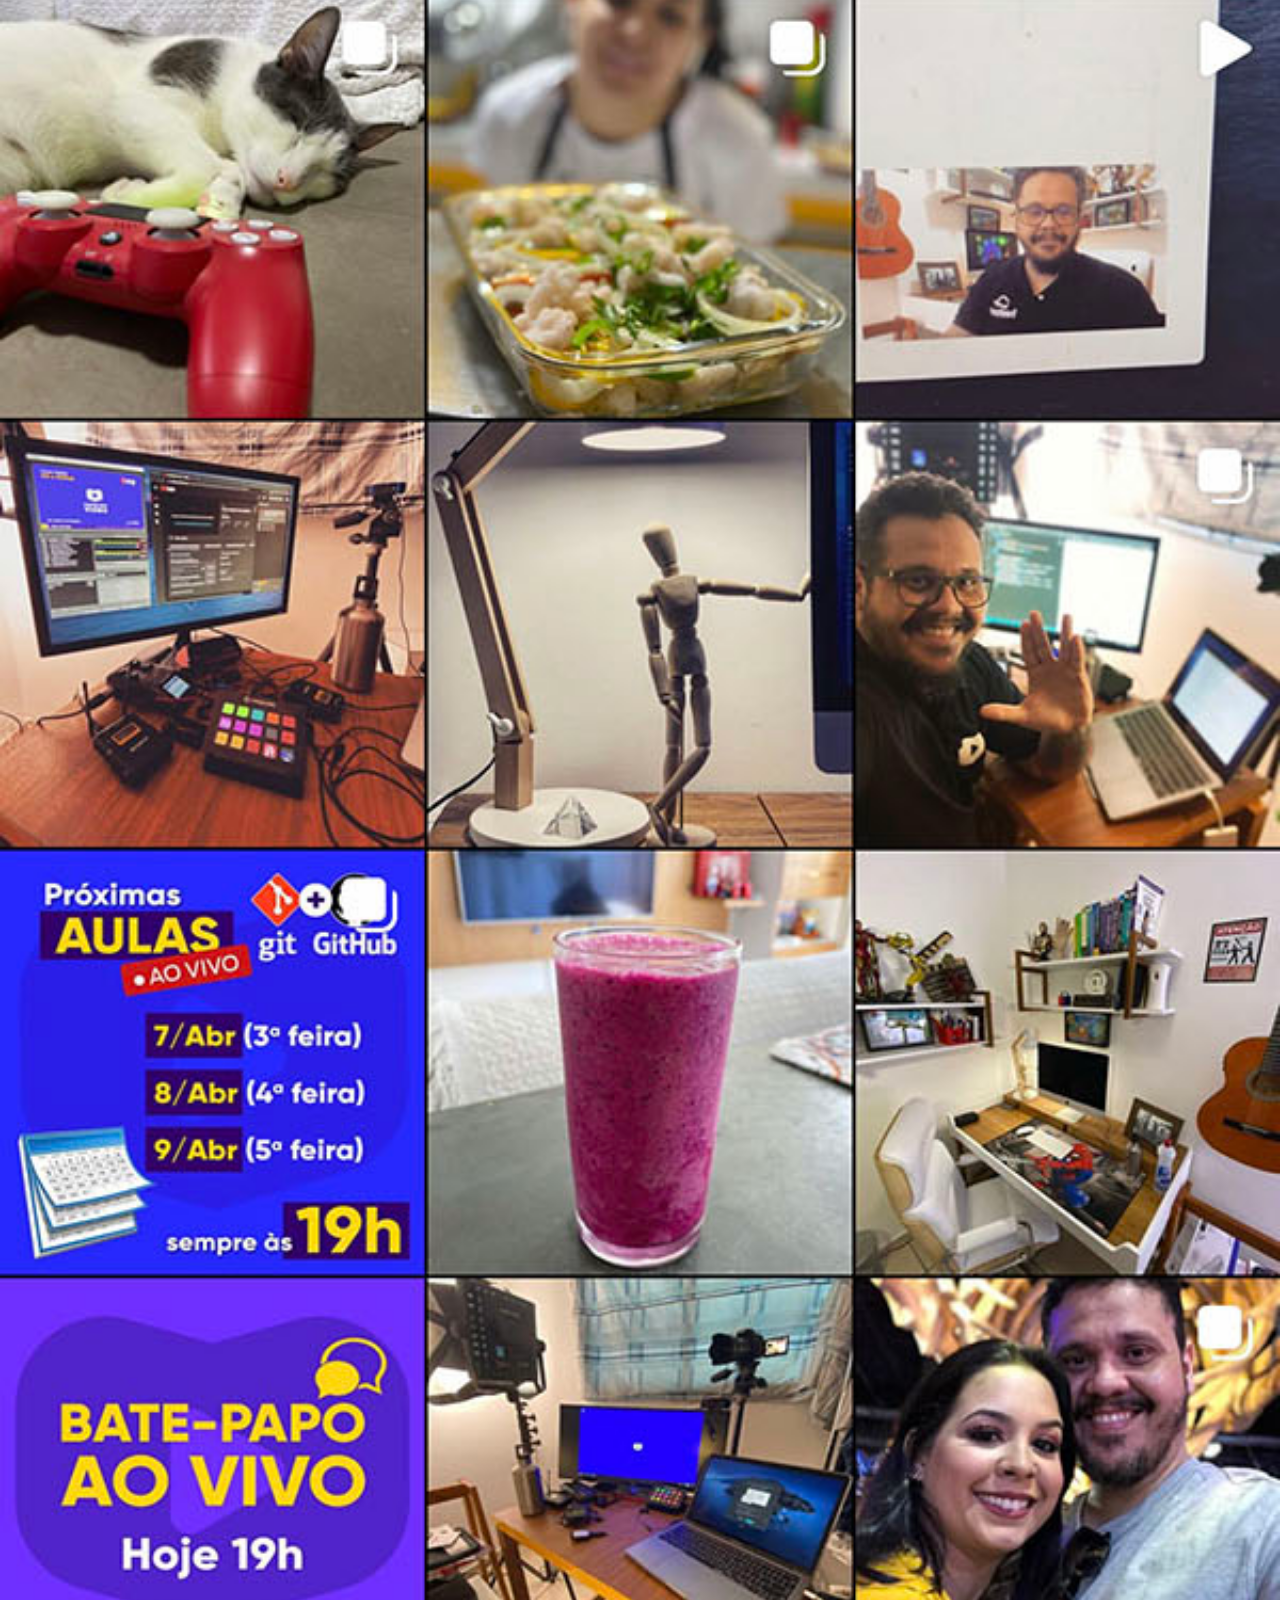
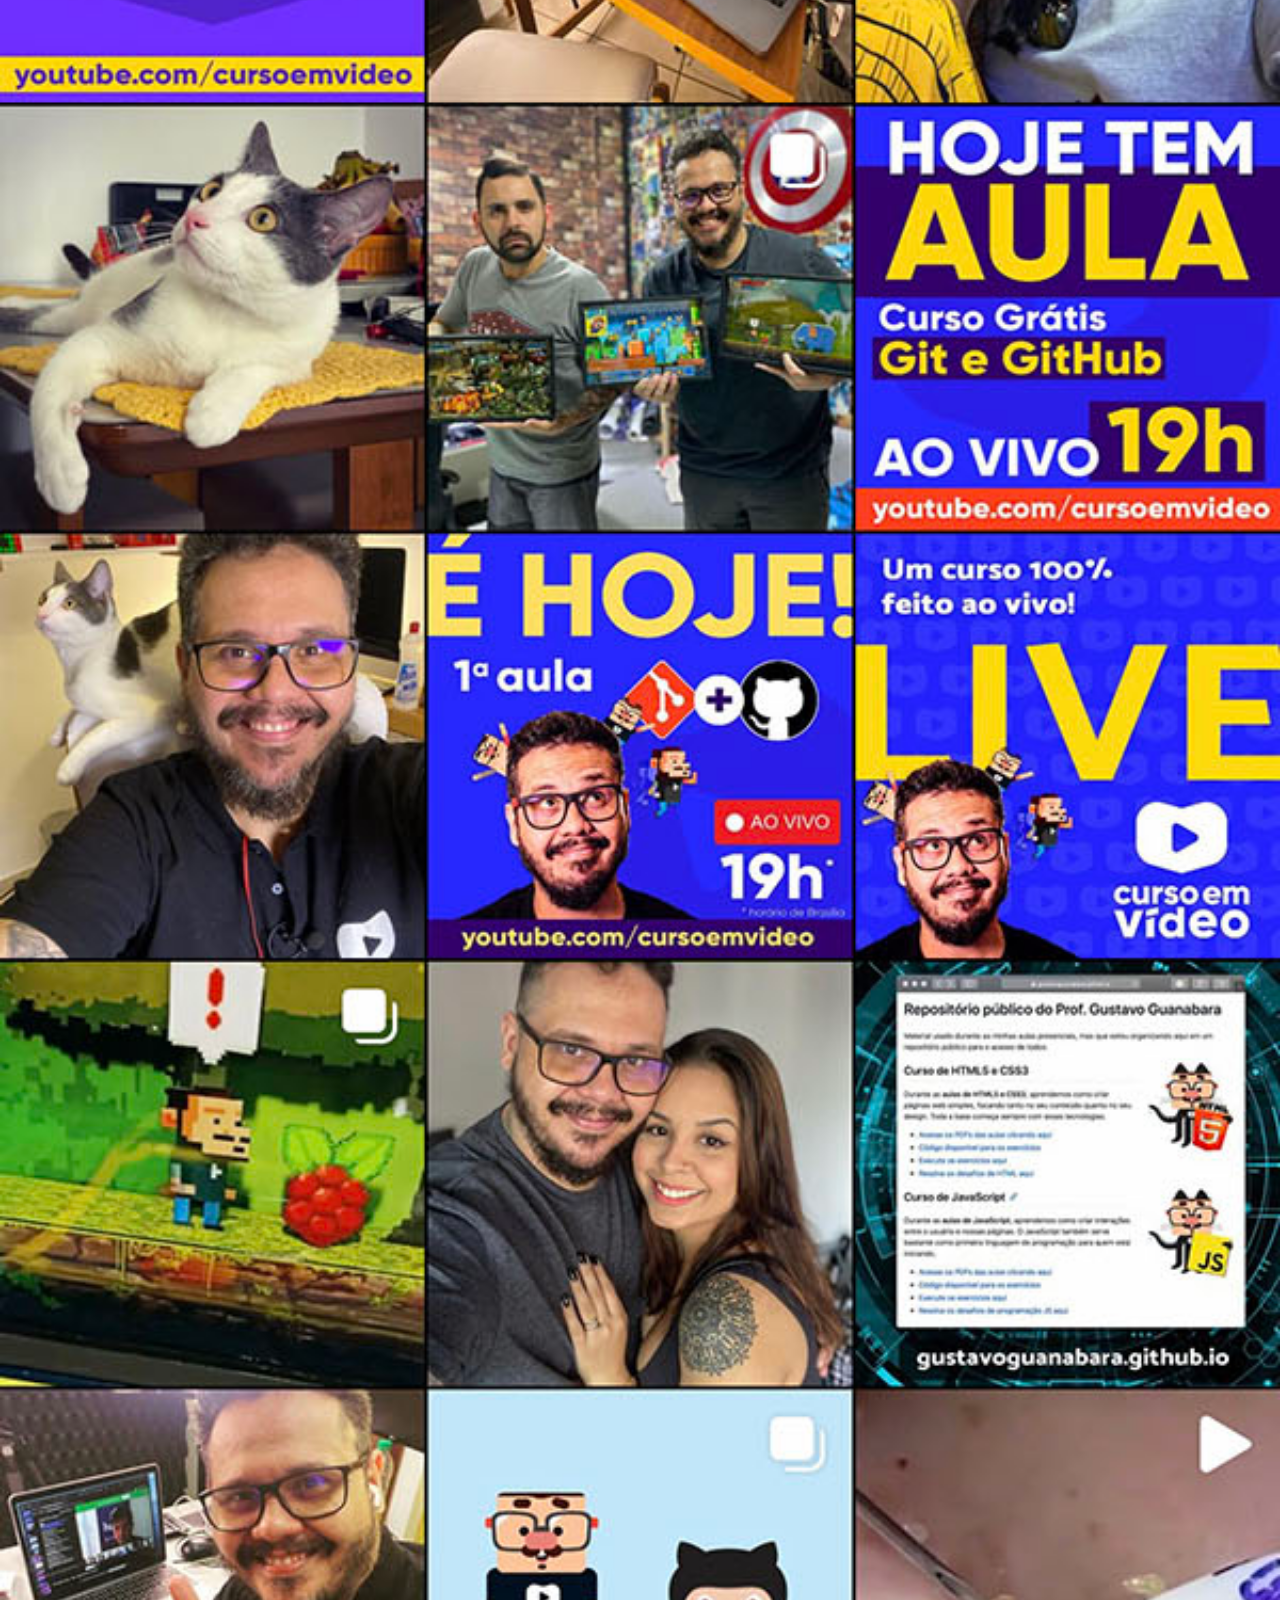
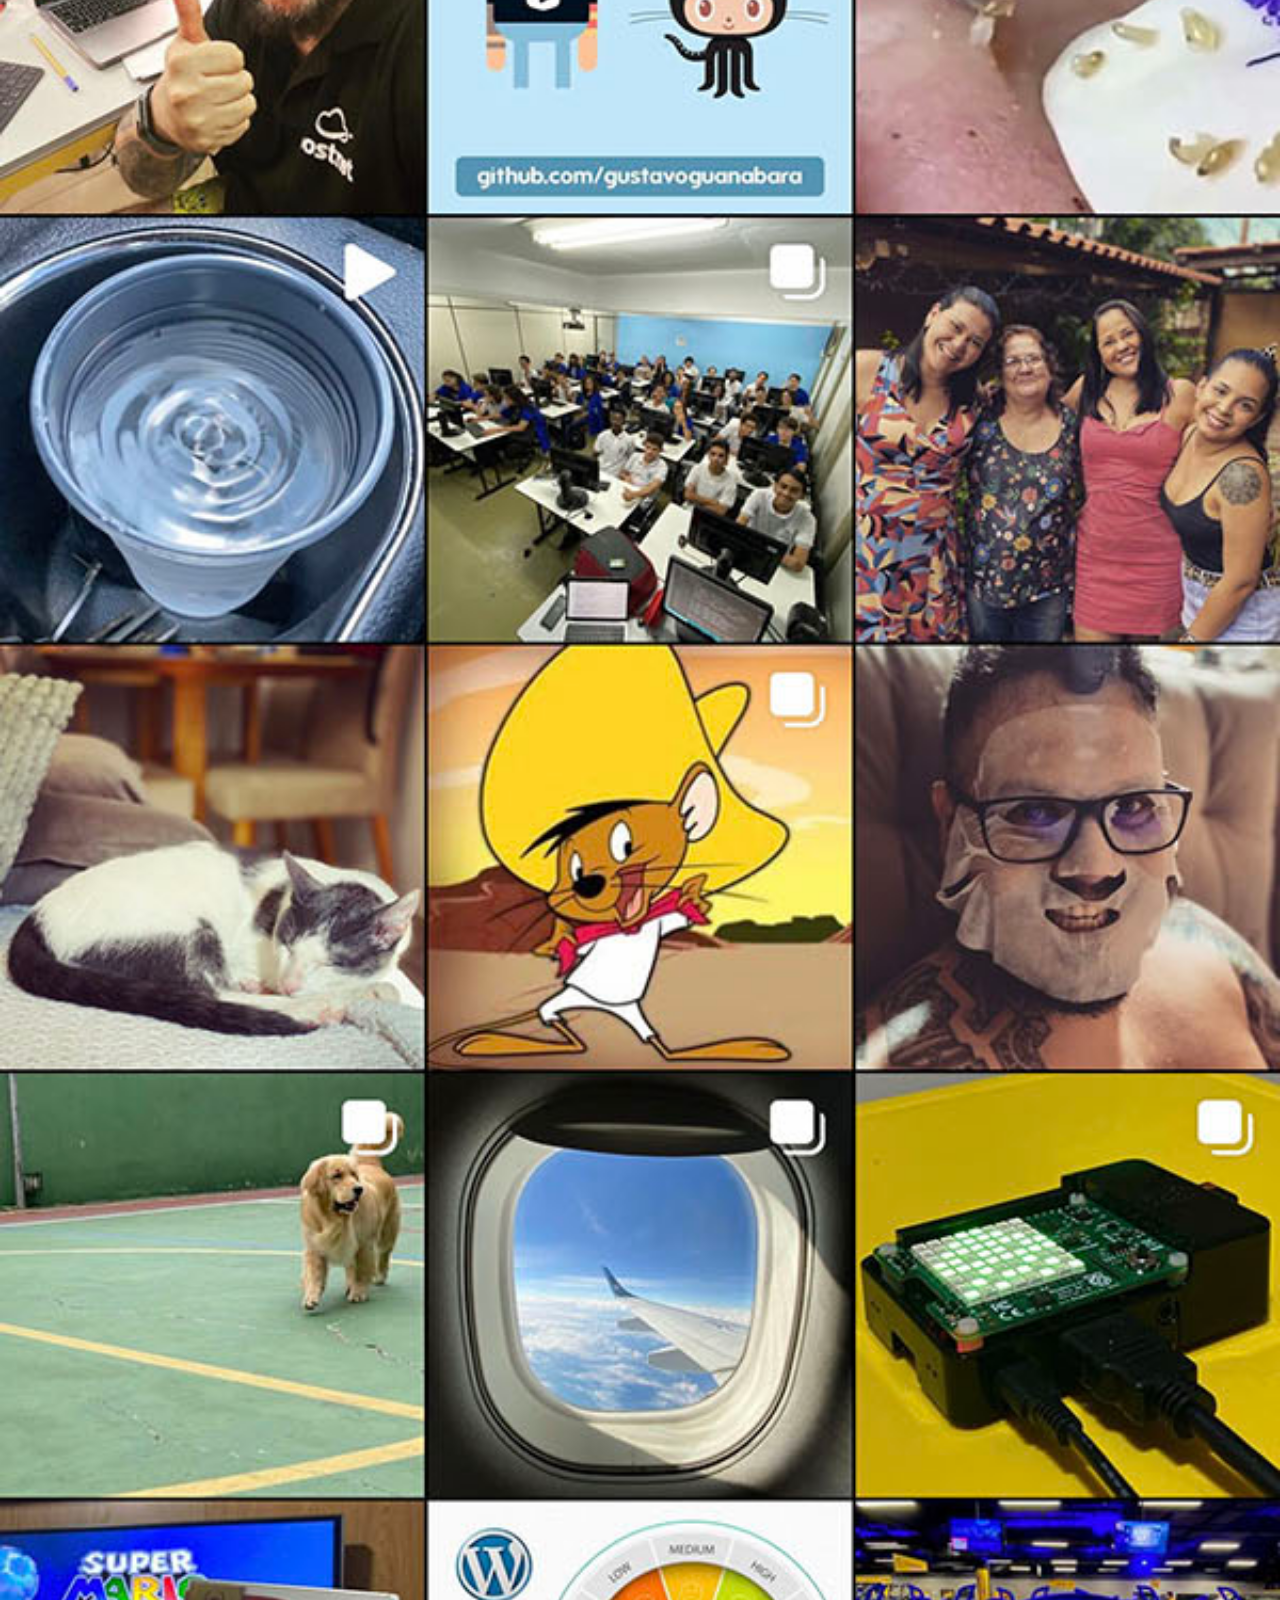
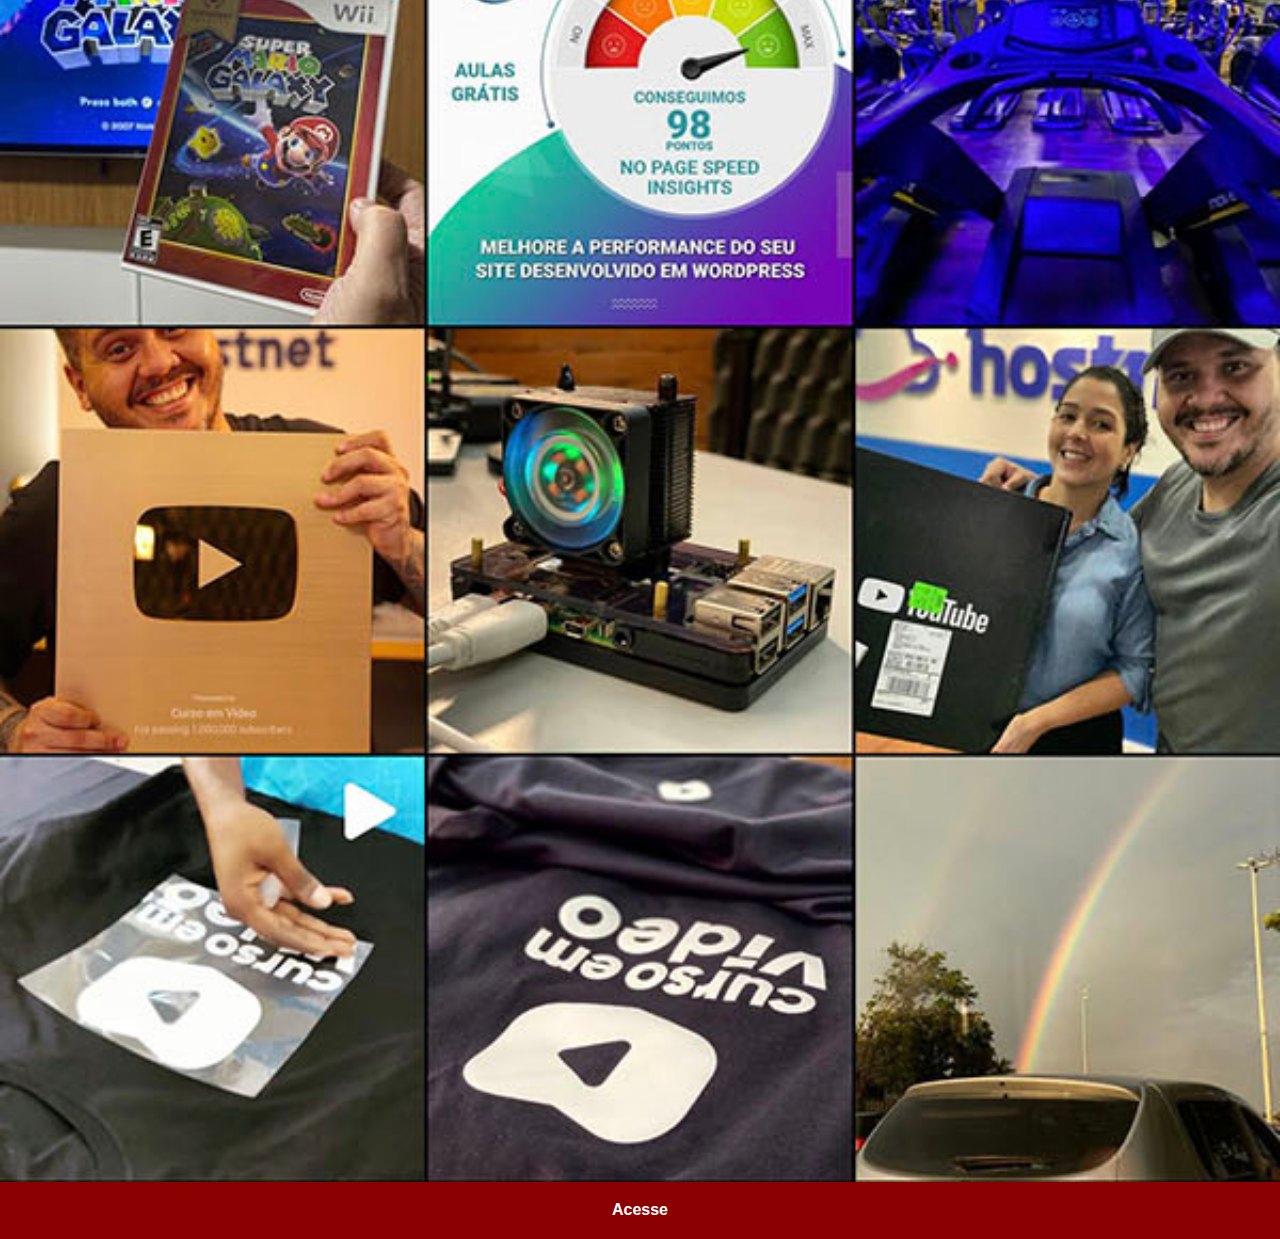
<file: instagram.html>
<!DOCTYPE html>
<html lang="pt-br">
<head>
    <meta charset="UTF-8">
    <meta name="viewport" content="width=device-width, initial-scale=1.0">
    <title>Instagram</title>
    <link rel="stylesheet" href="estilos/social.css">
</head>
<body>
    <img src="imagens/tela-instagram.jpg" alt="Instagram">
    <a href="https://www.instagram.com/gustavoguanabara/" target="_blank">Acesse</a>
    
</body>
</html>
</file>
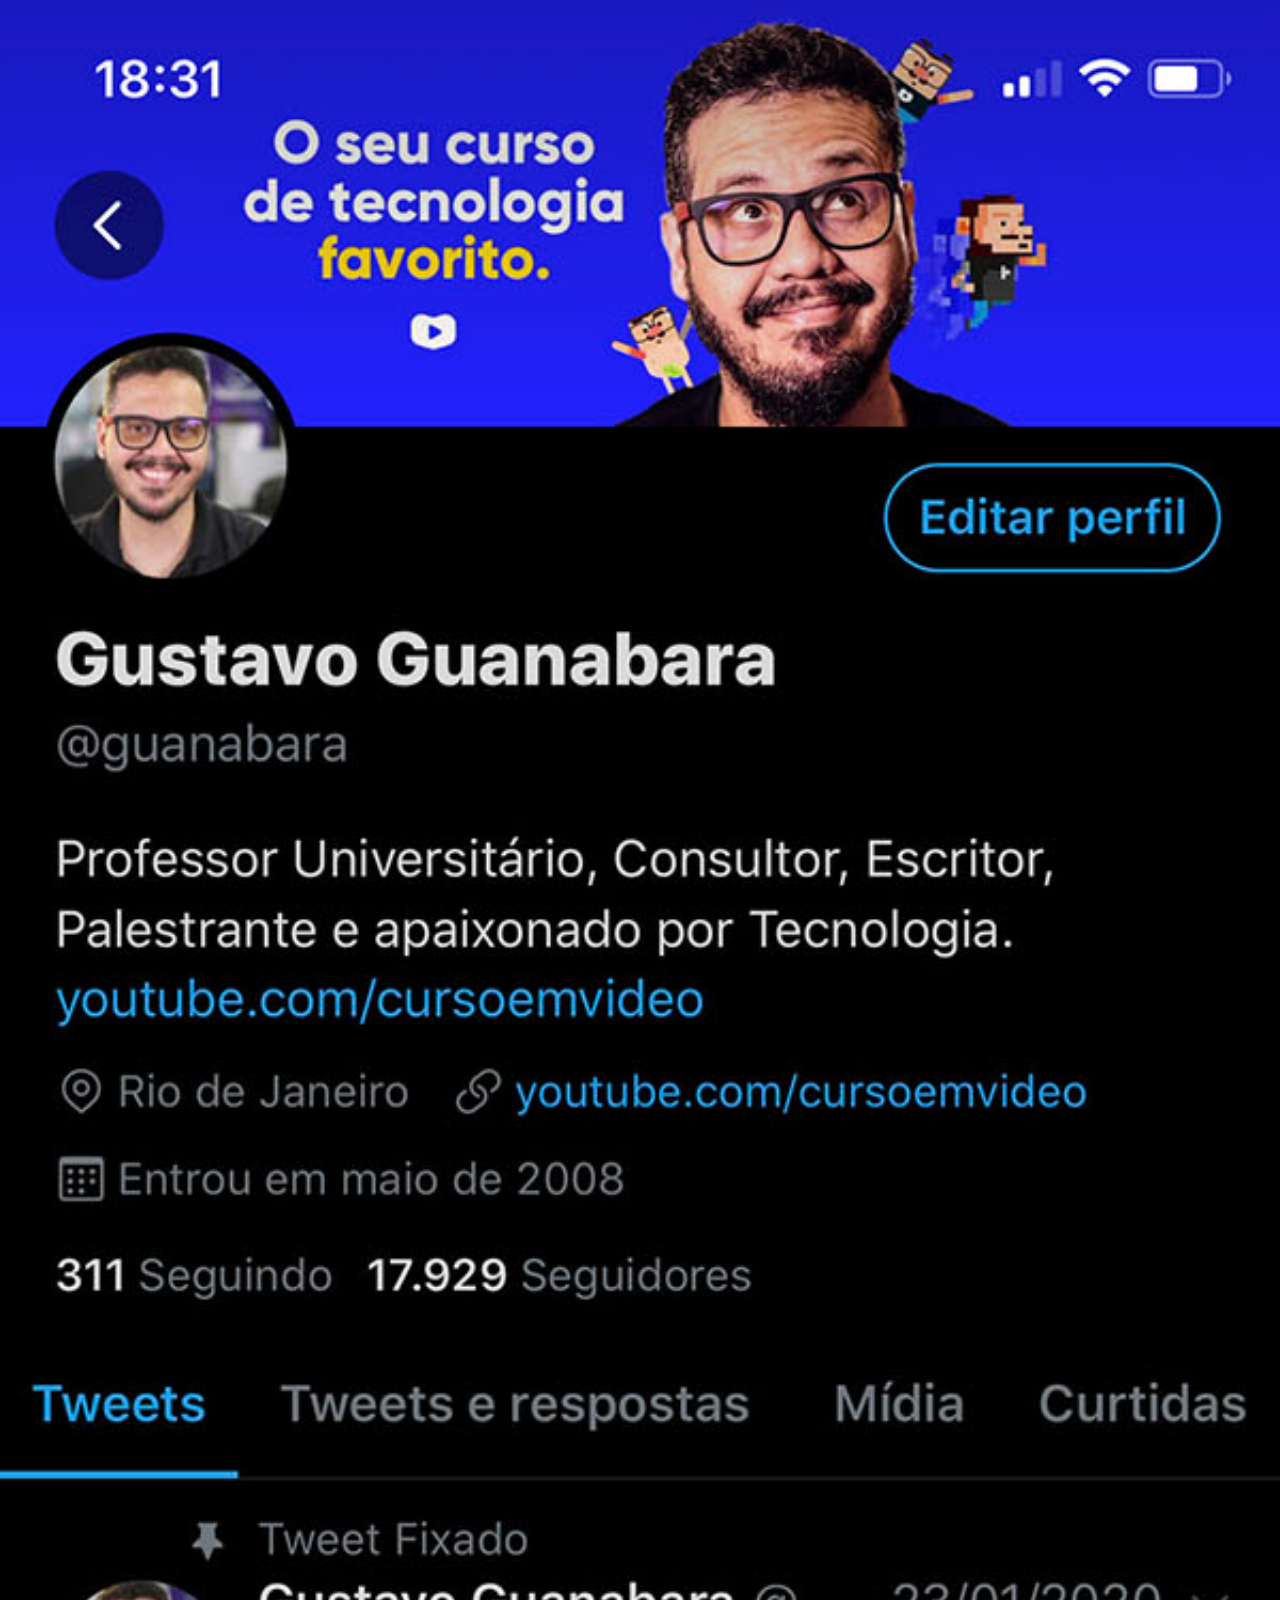
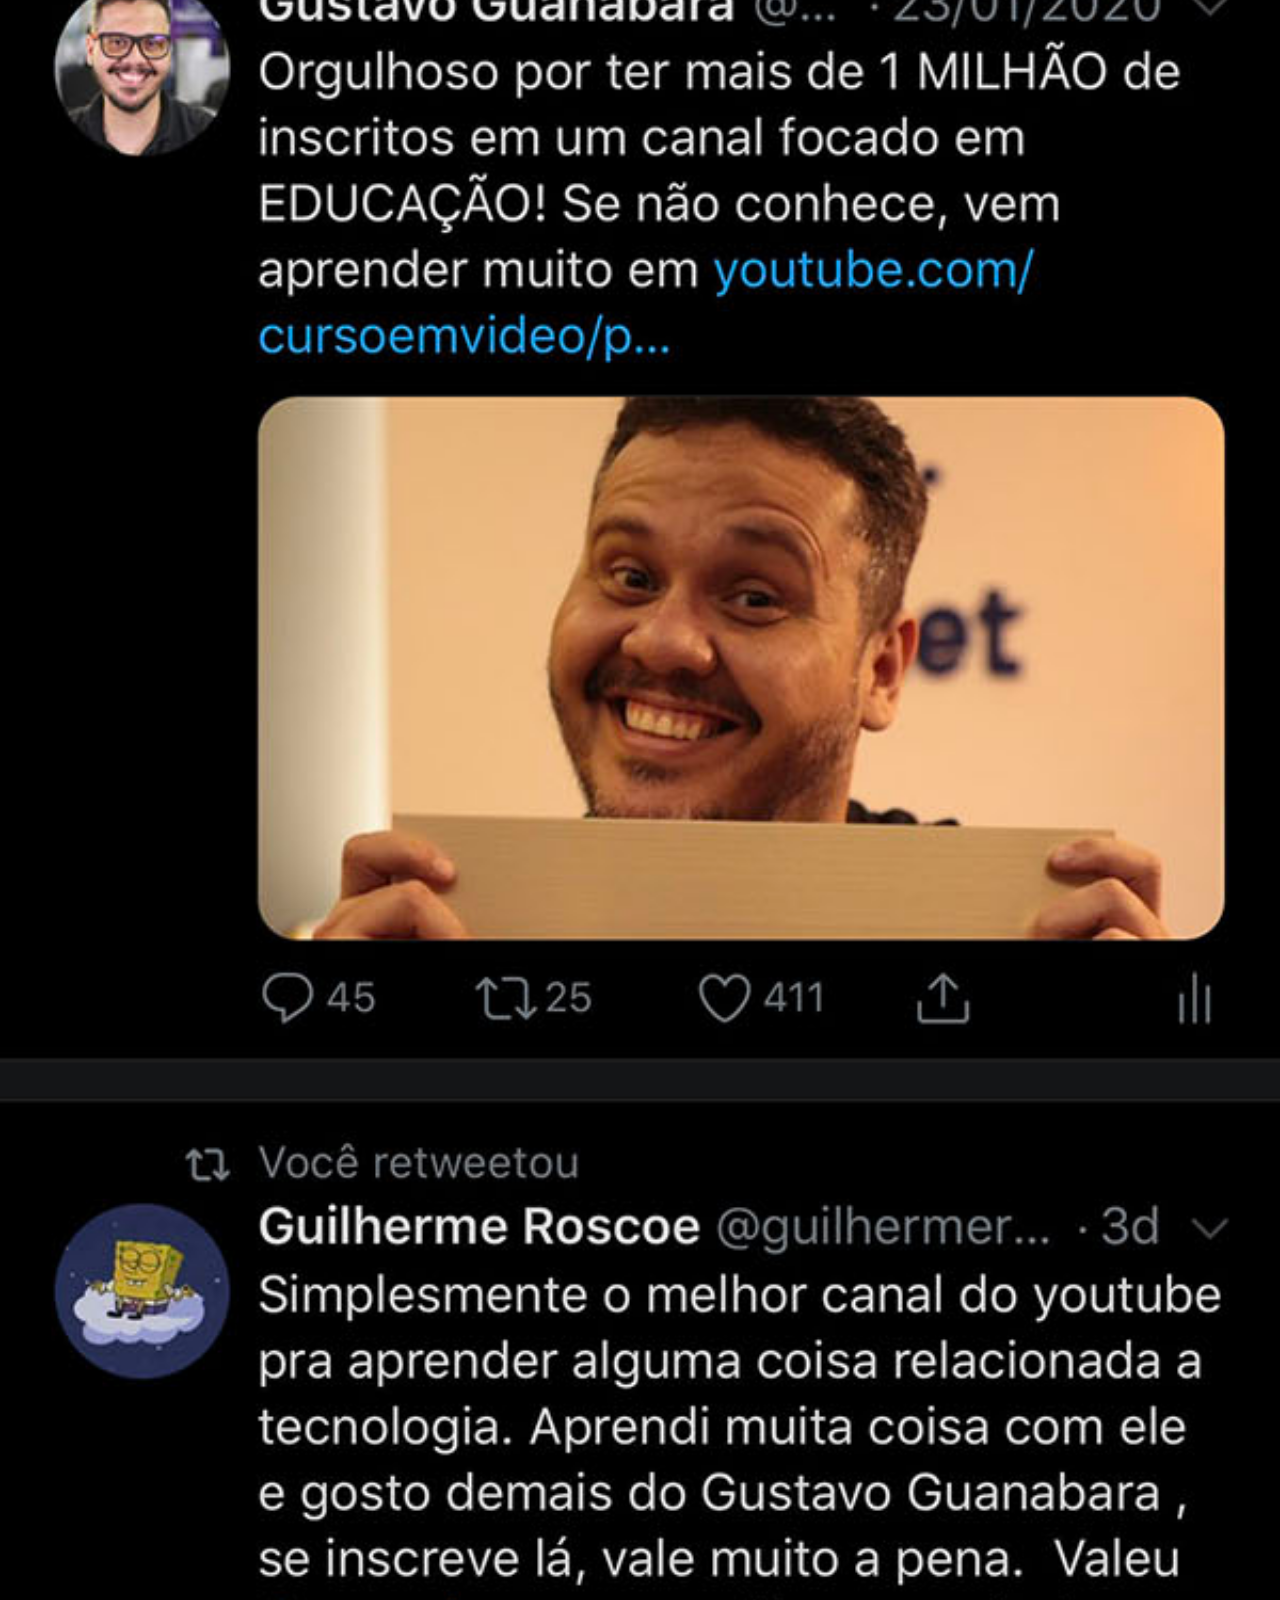
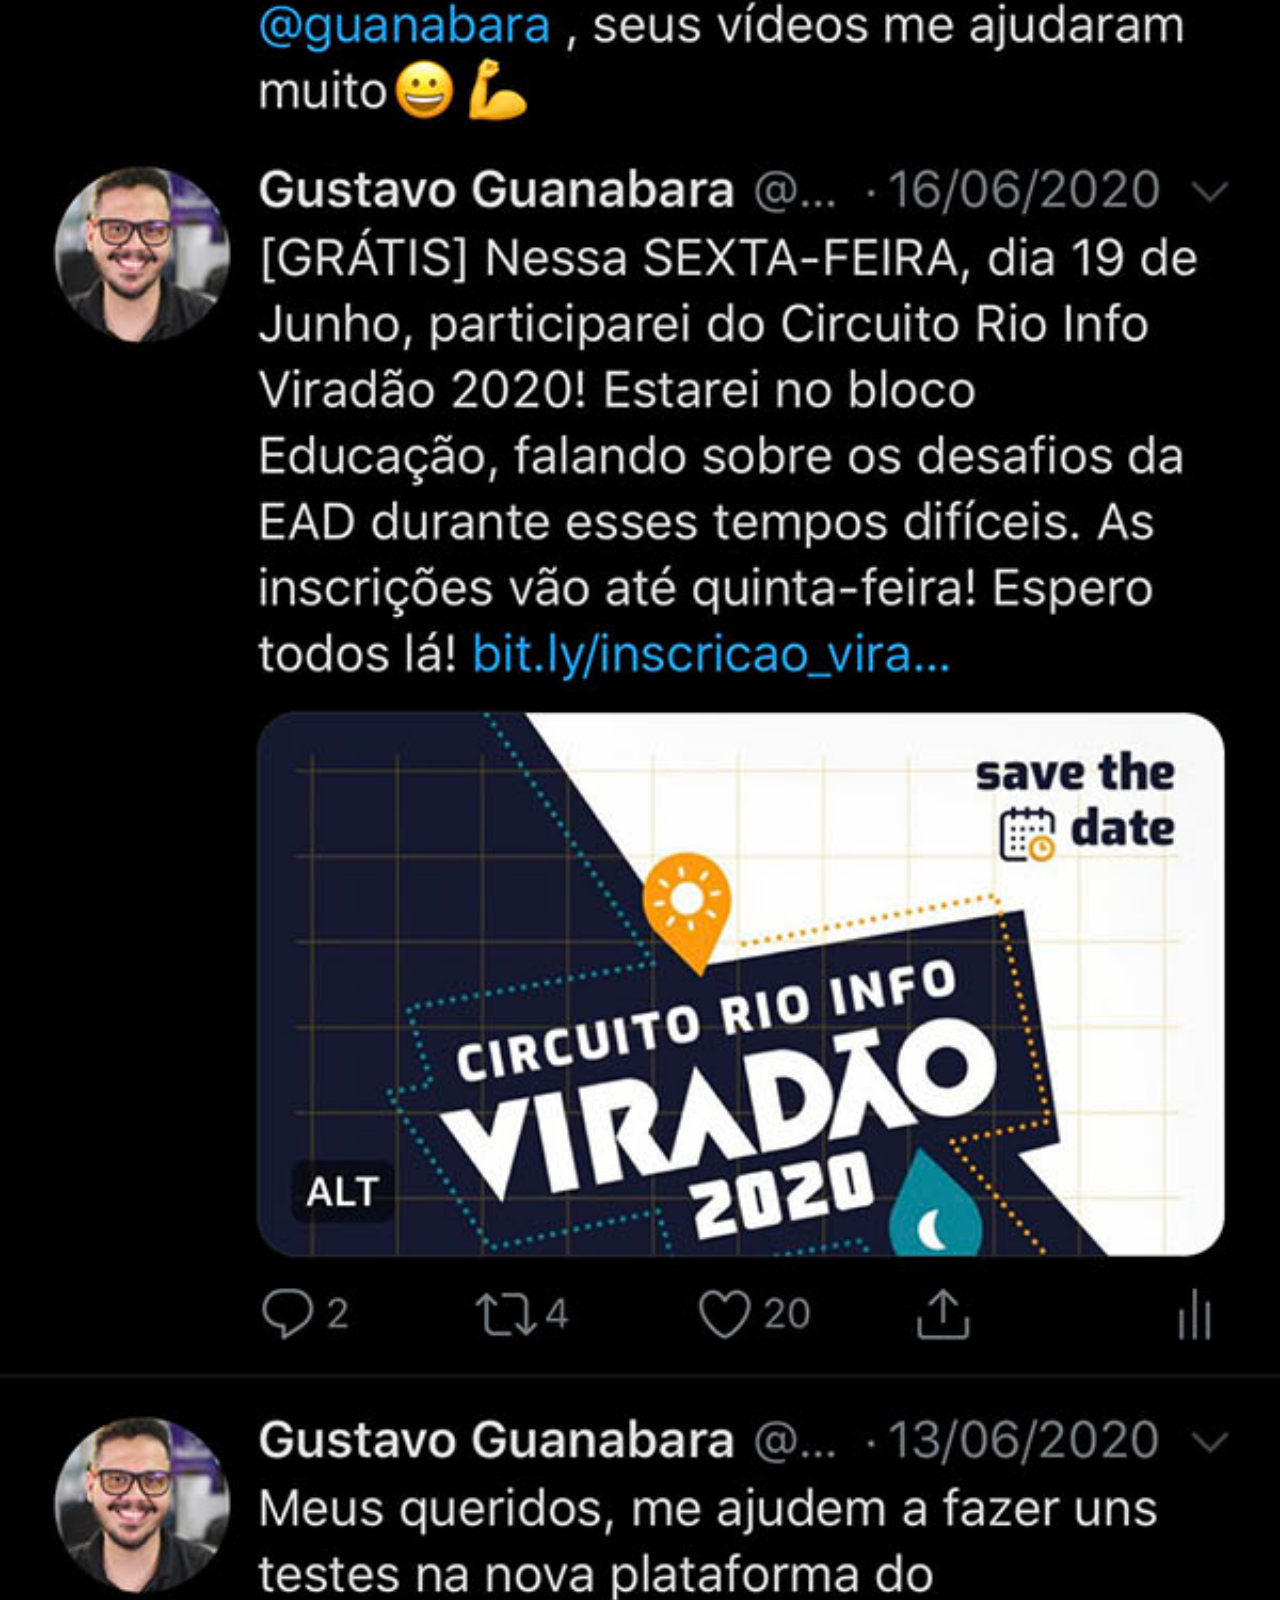
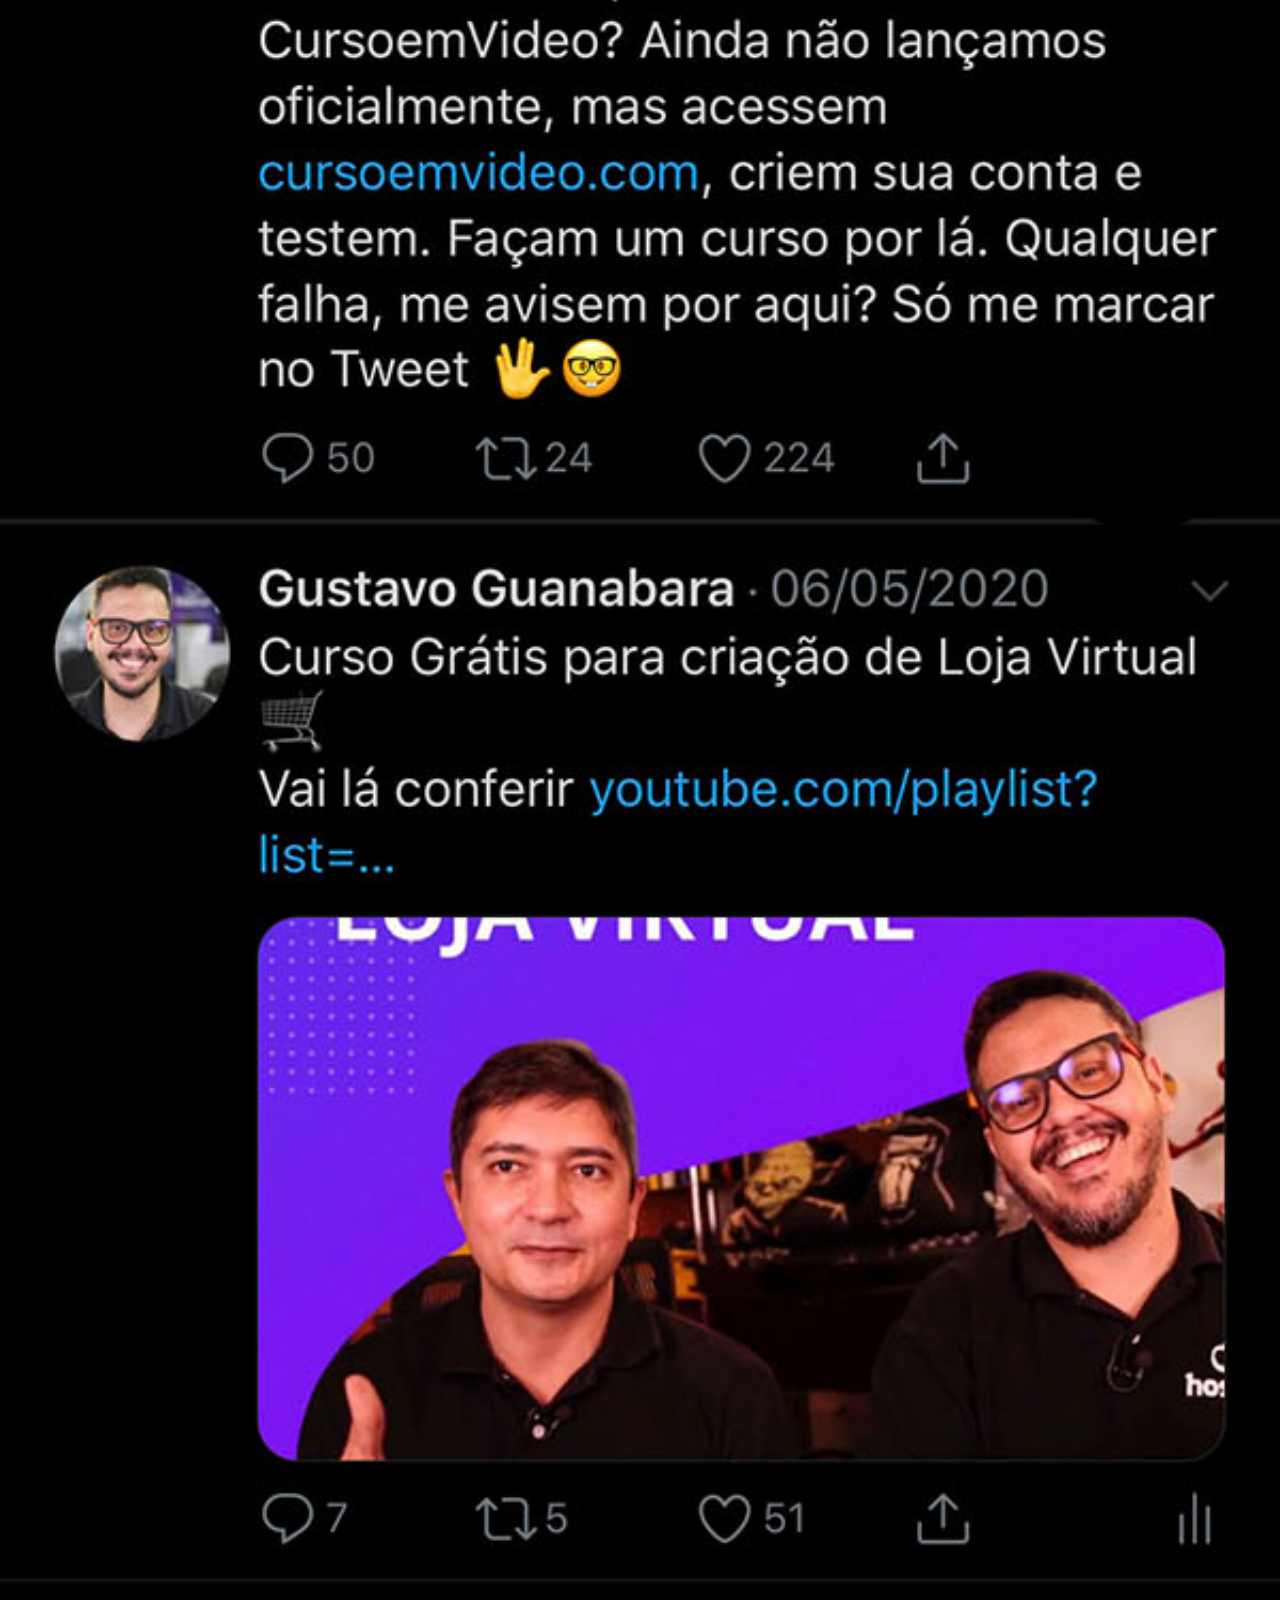
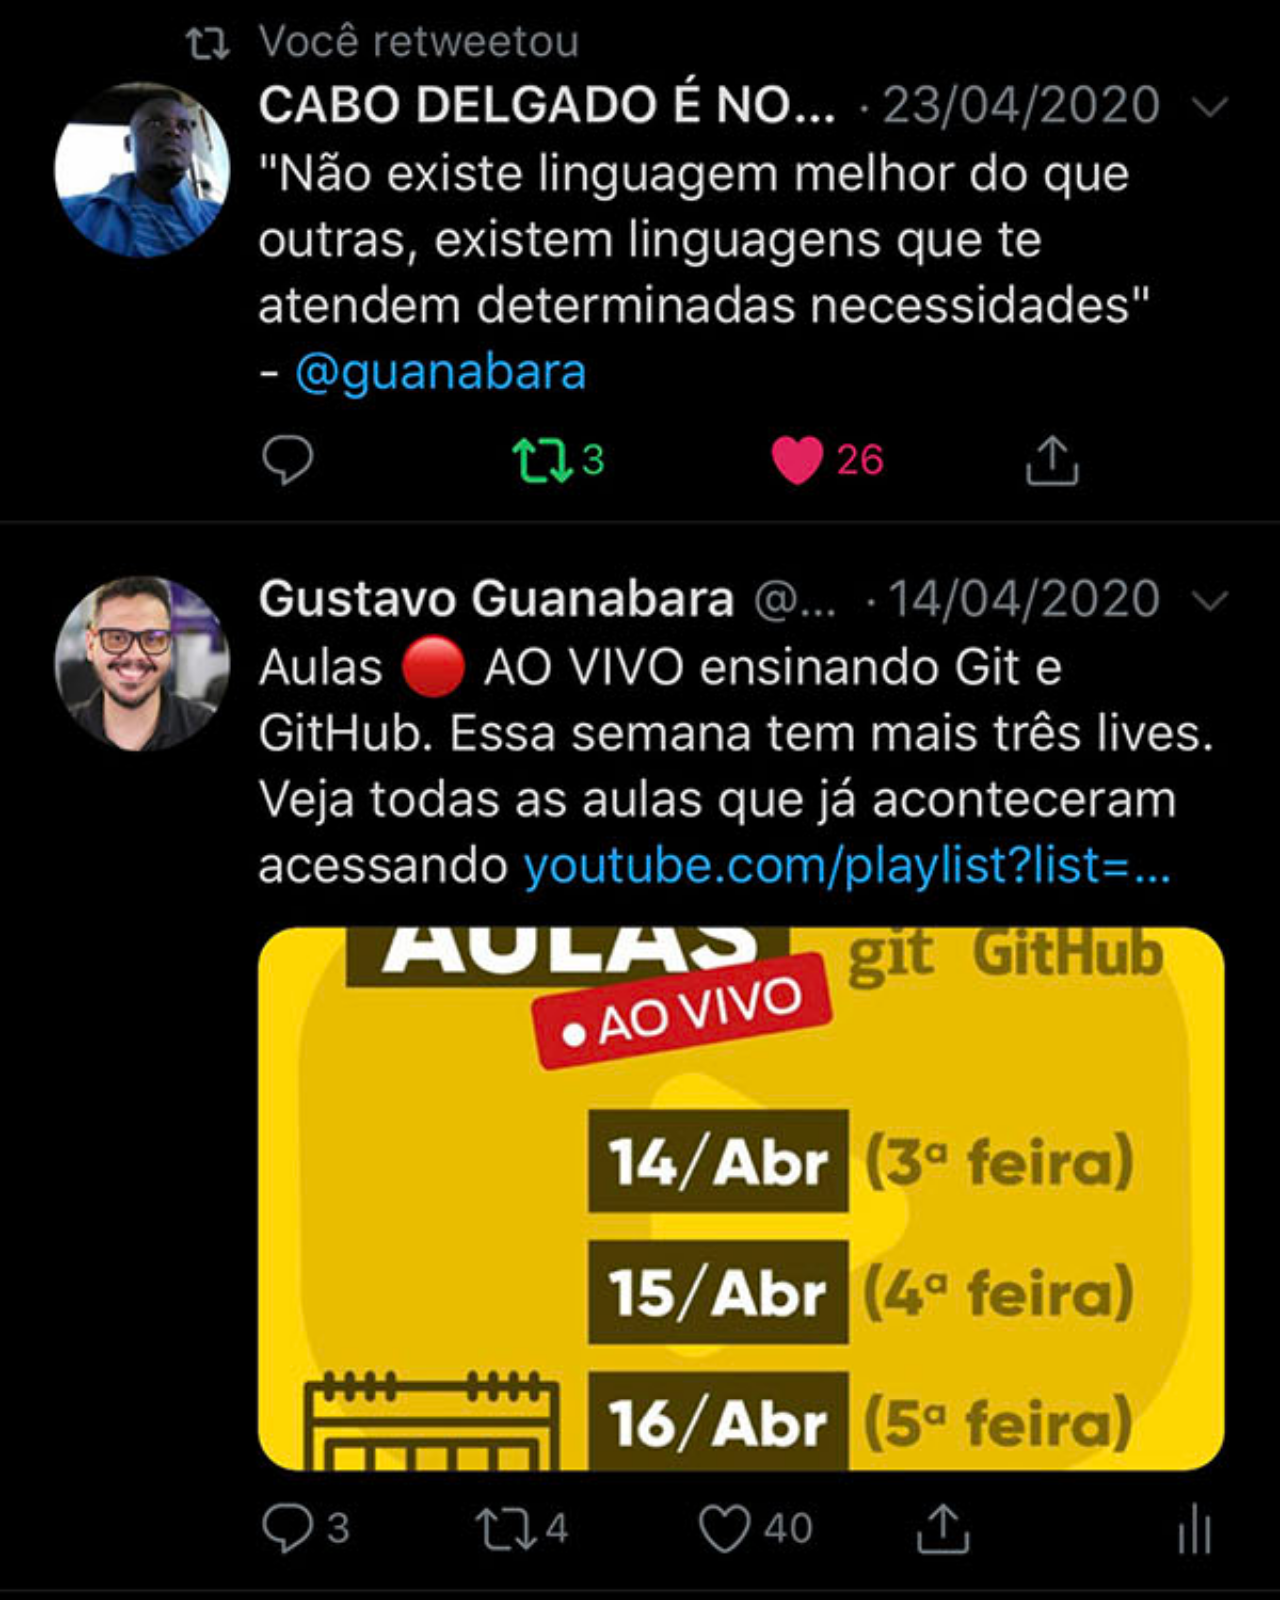
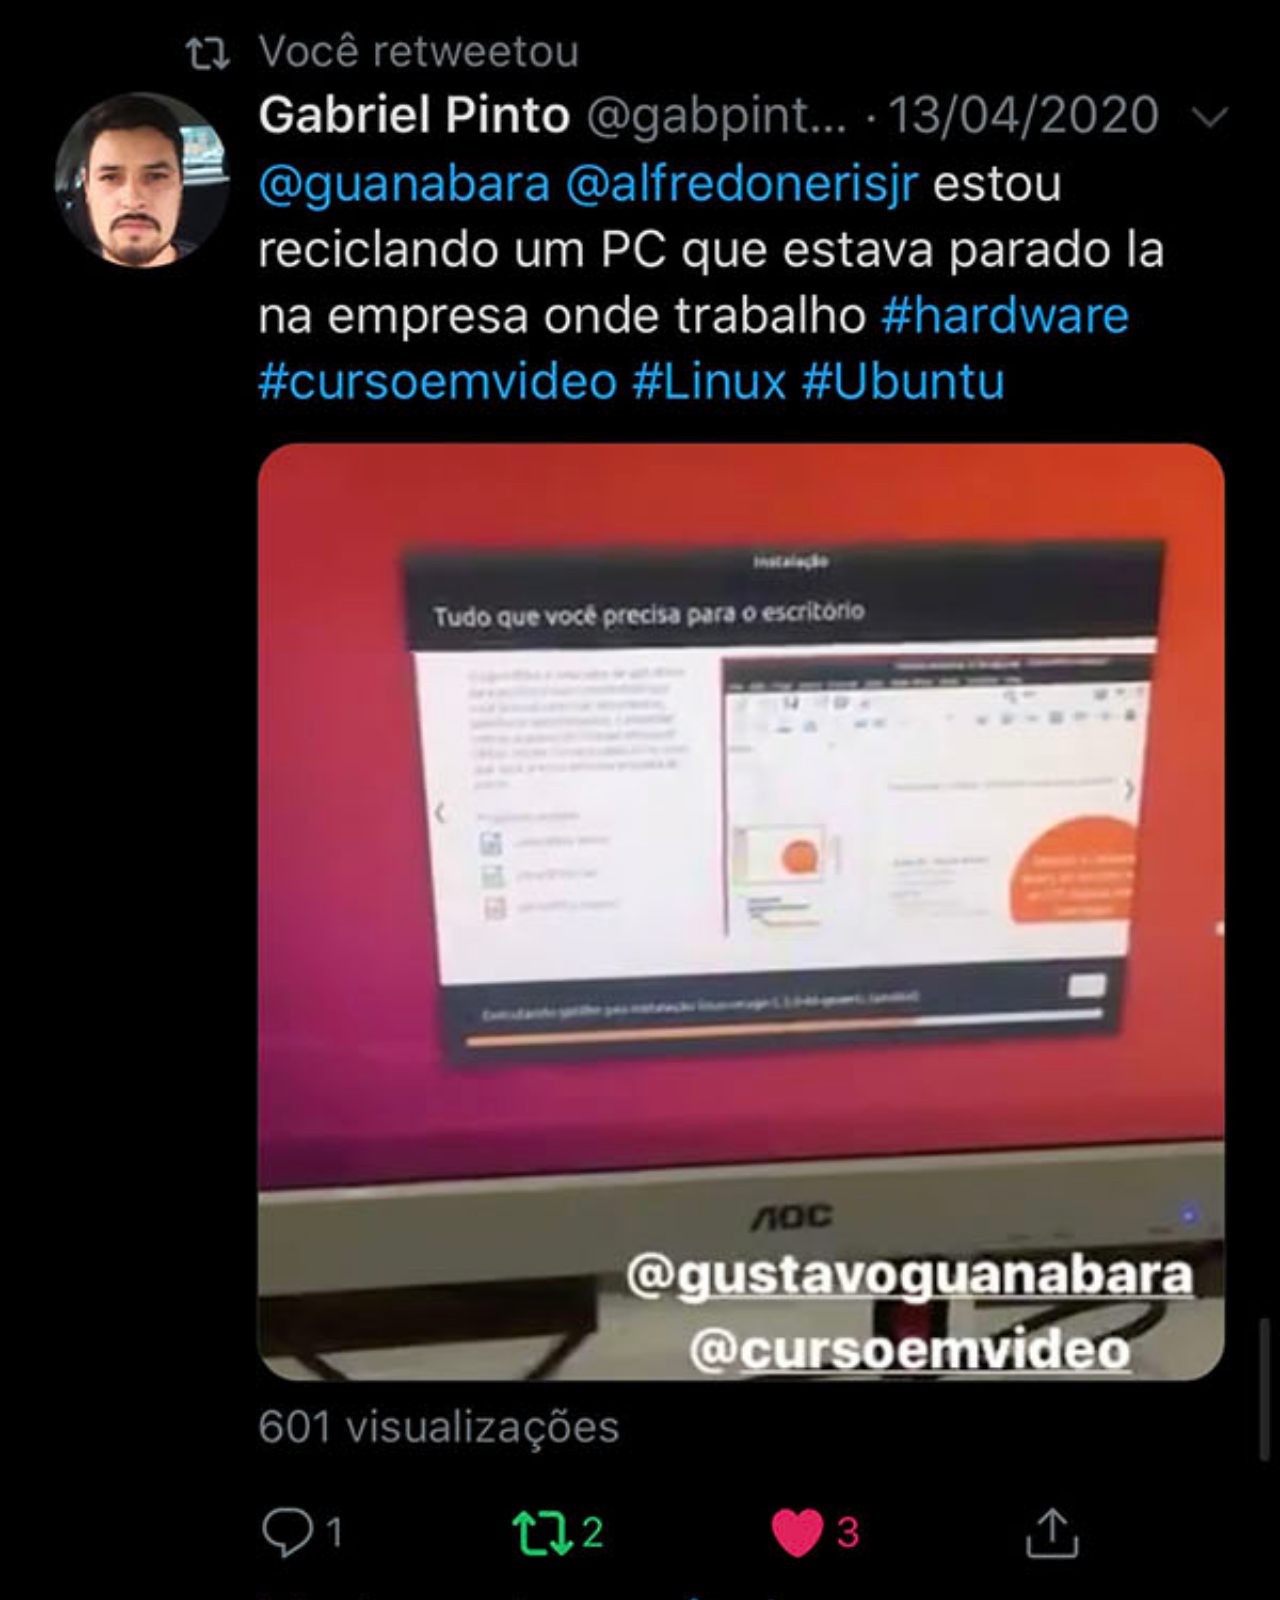
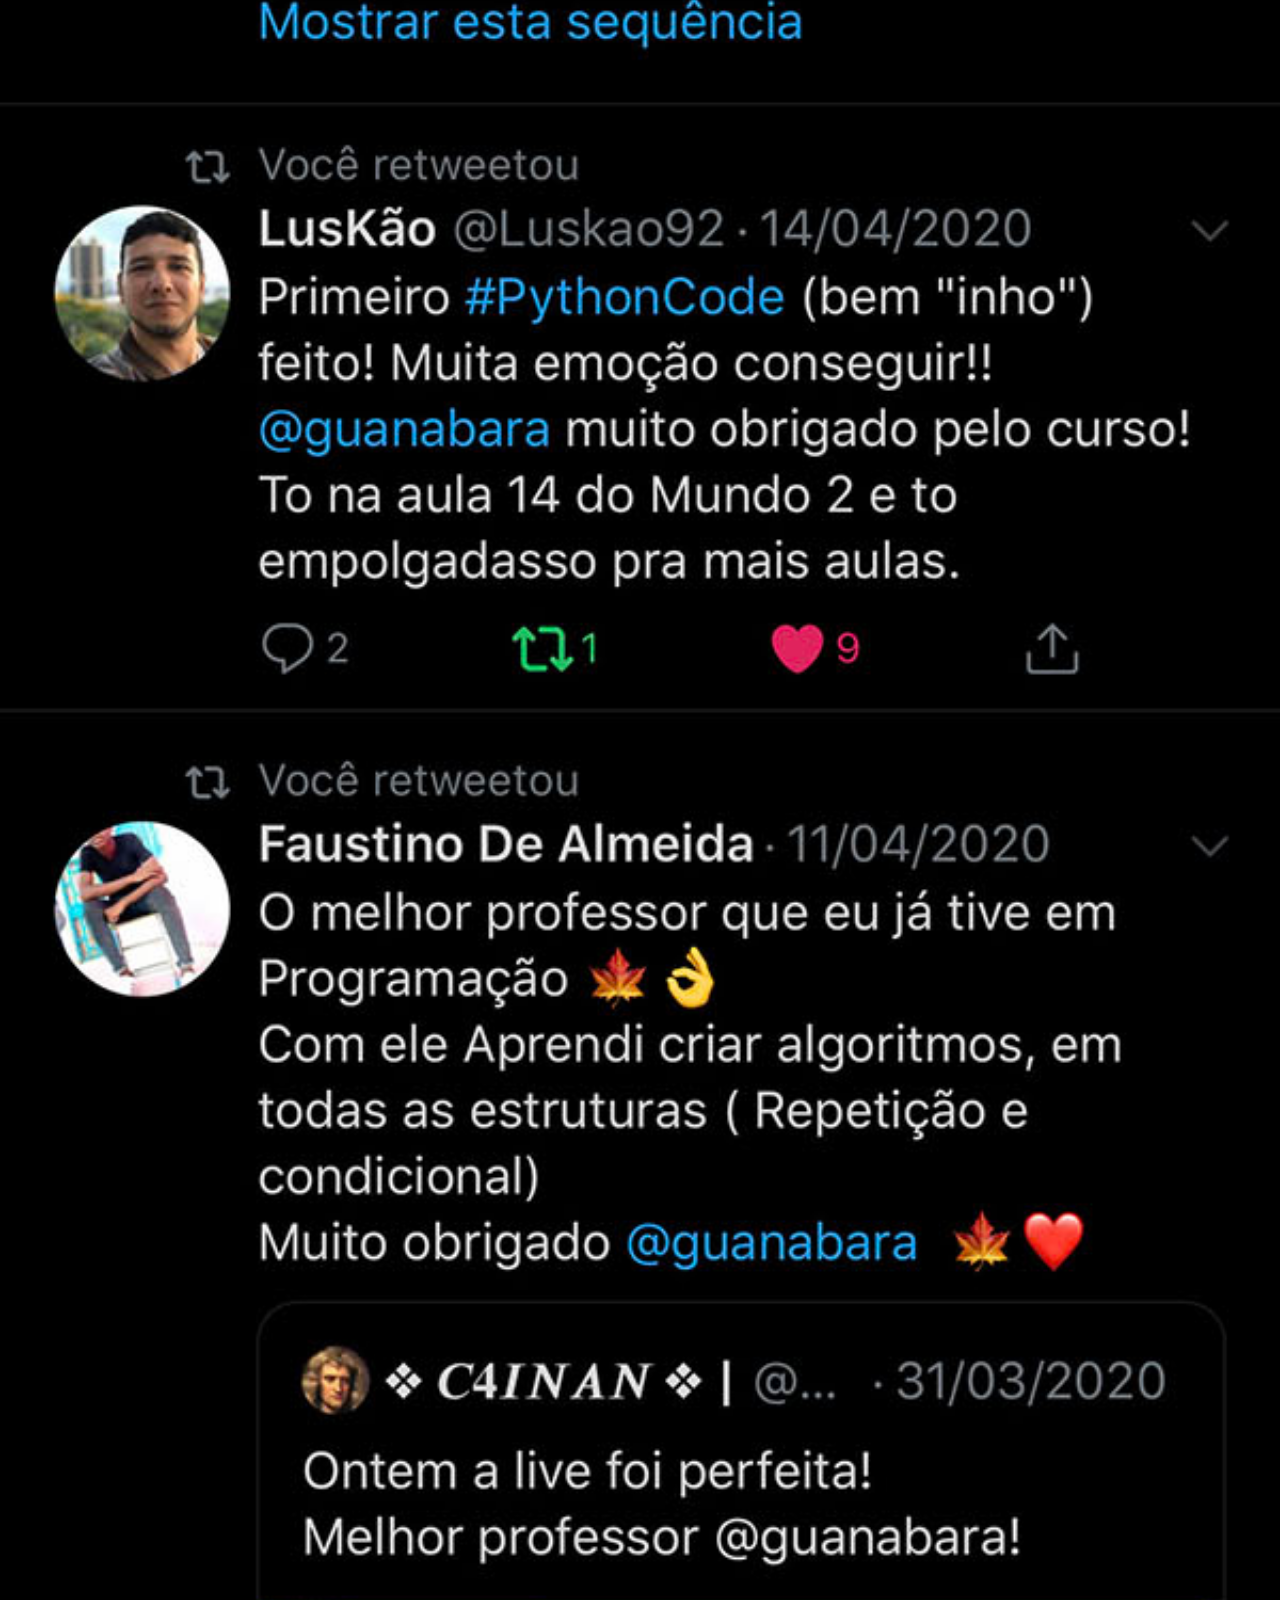
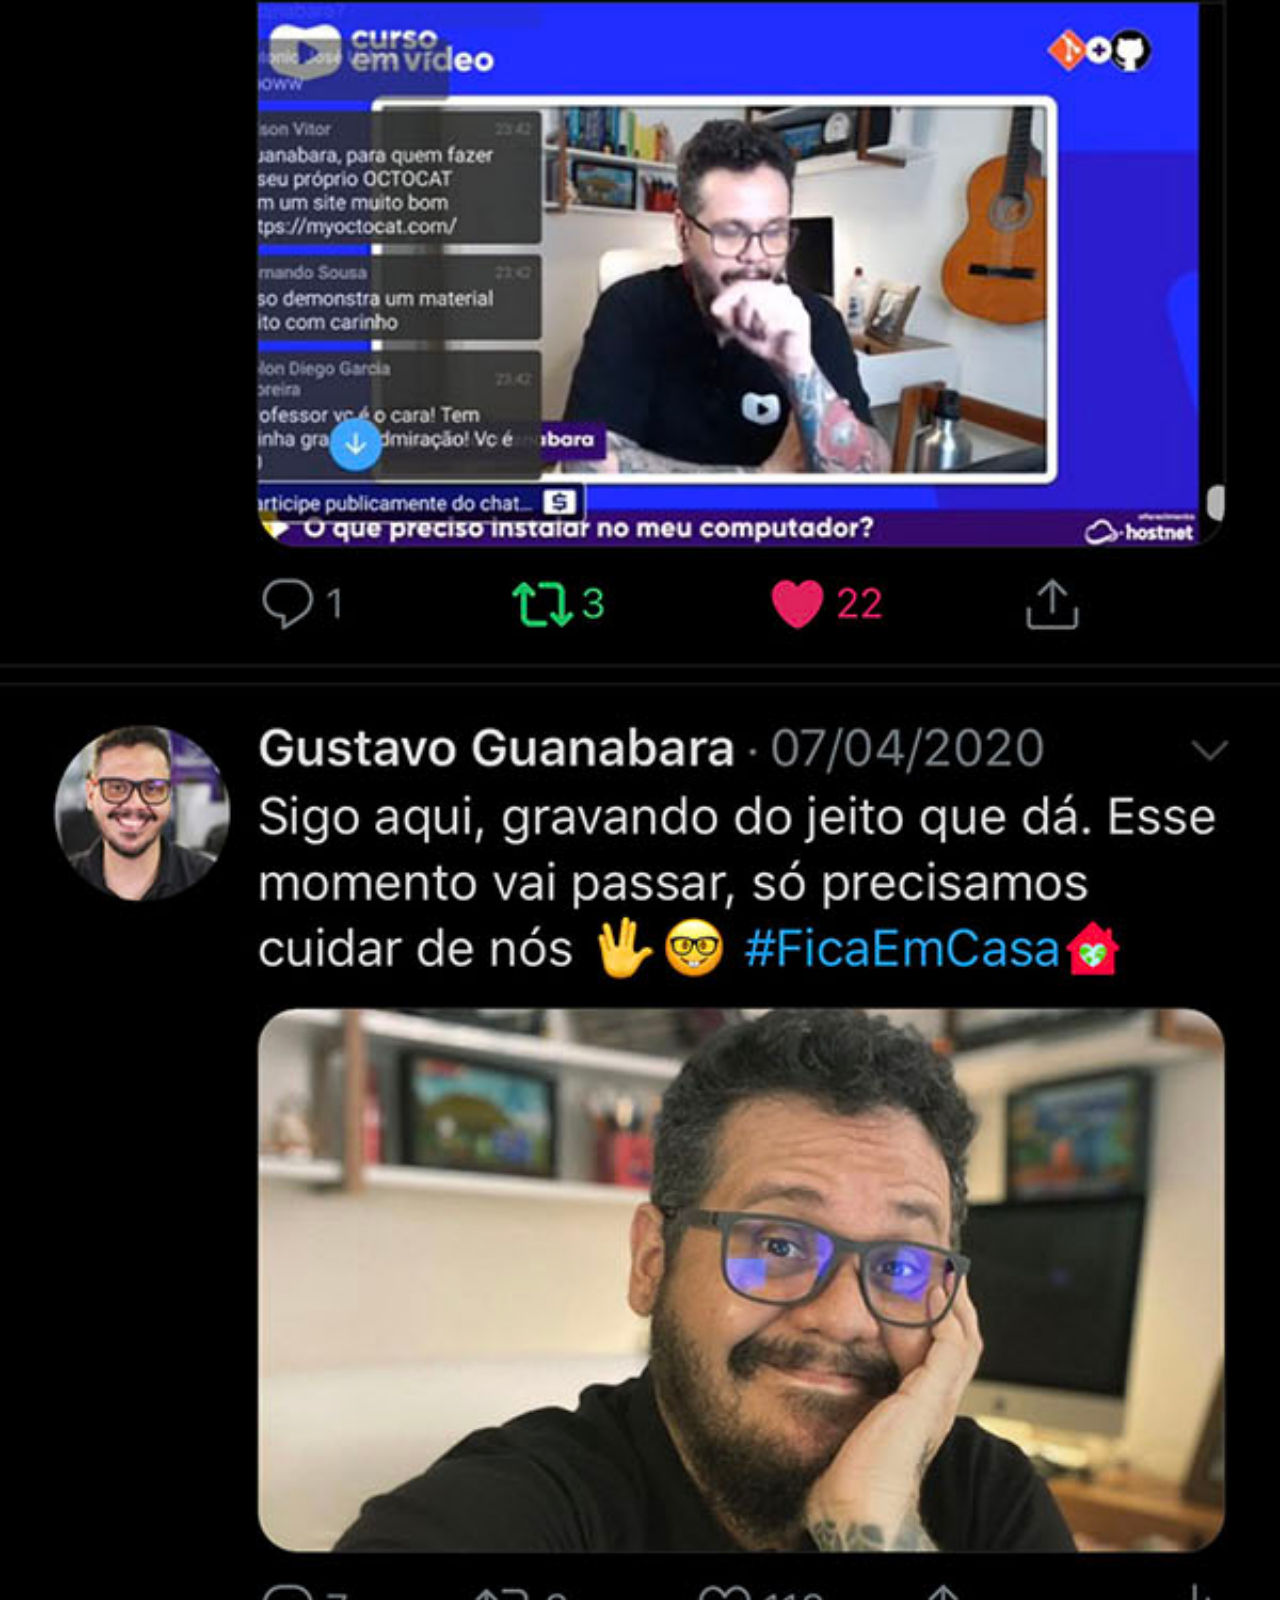
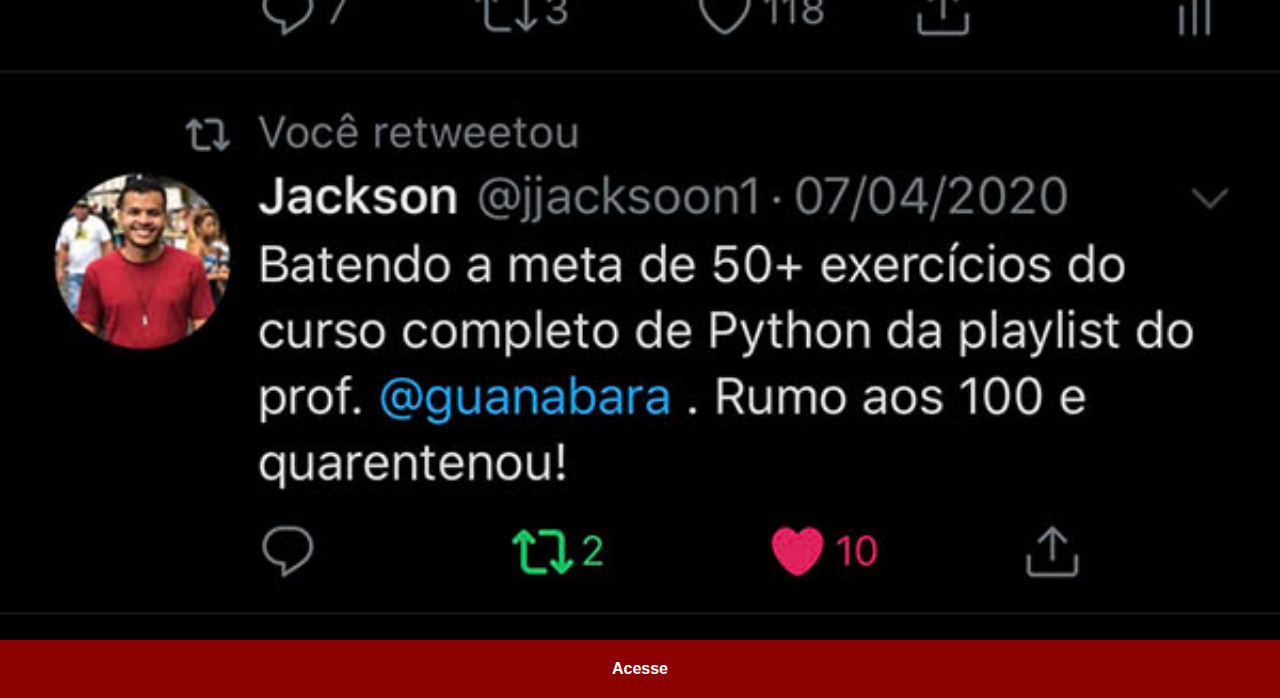
<file: twitter.html>
<!DOCTYPE html>
<html lang="pt-br">
<head>
    <meta charset="UTF-8">
    <meta name="viewport" content="width=device-width, initial-scale=1.0">
    <title>Twitter</title>
    <link rel="stylesheet" href="estilos/social.css">
</head>
<body>
    <img src="imagens/tela-twitter.jpg" alt="Twitter">
    <a href="https://twitter.com/guanabara" target="_blank">Acesse</a>
    
</body>
</html>
</file>
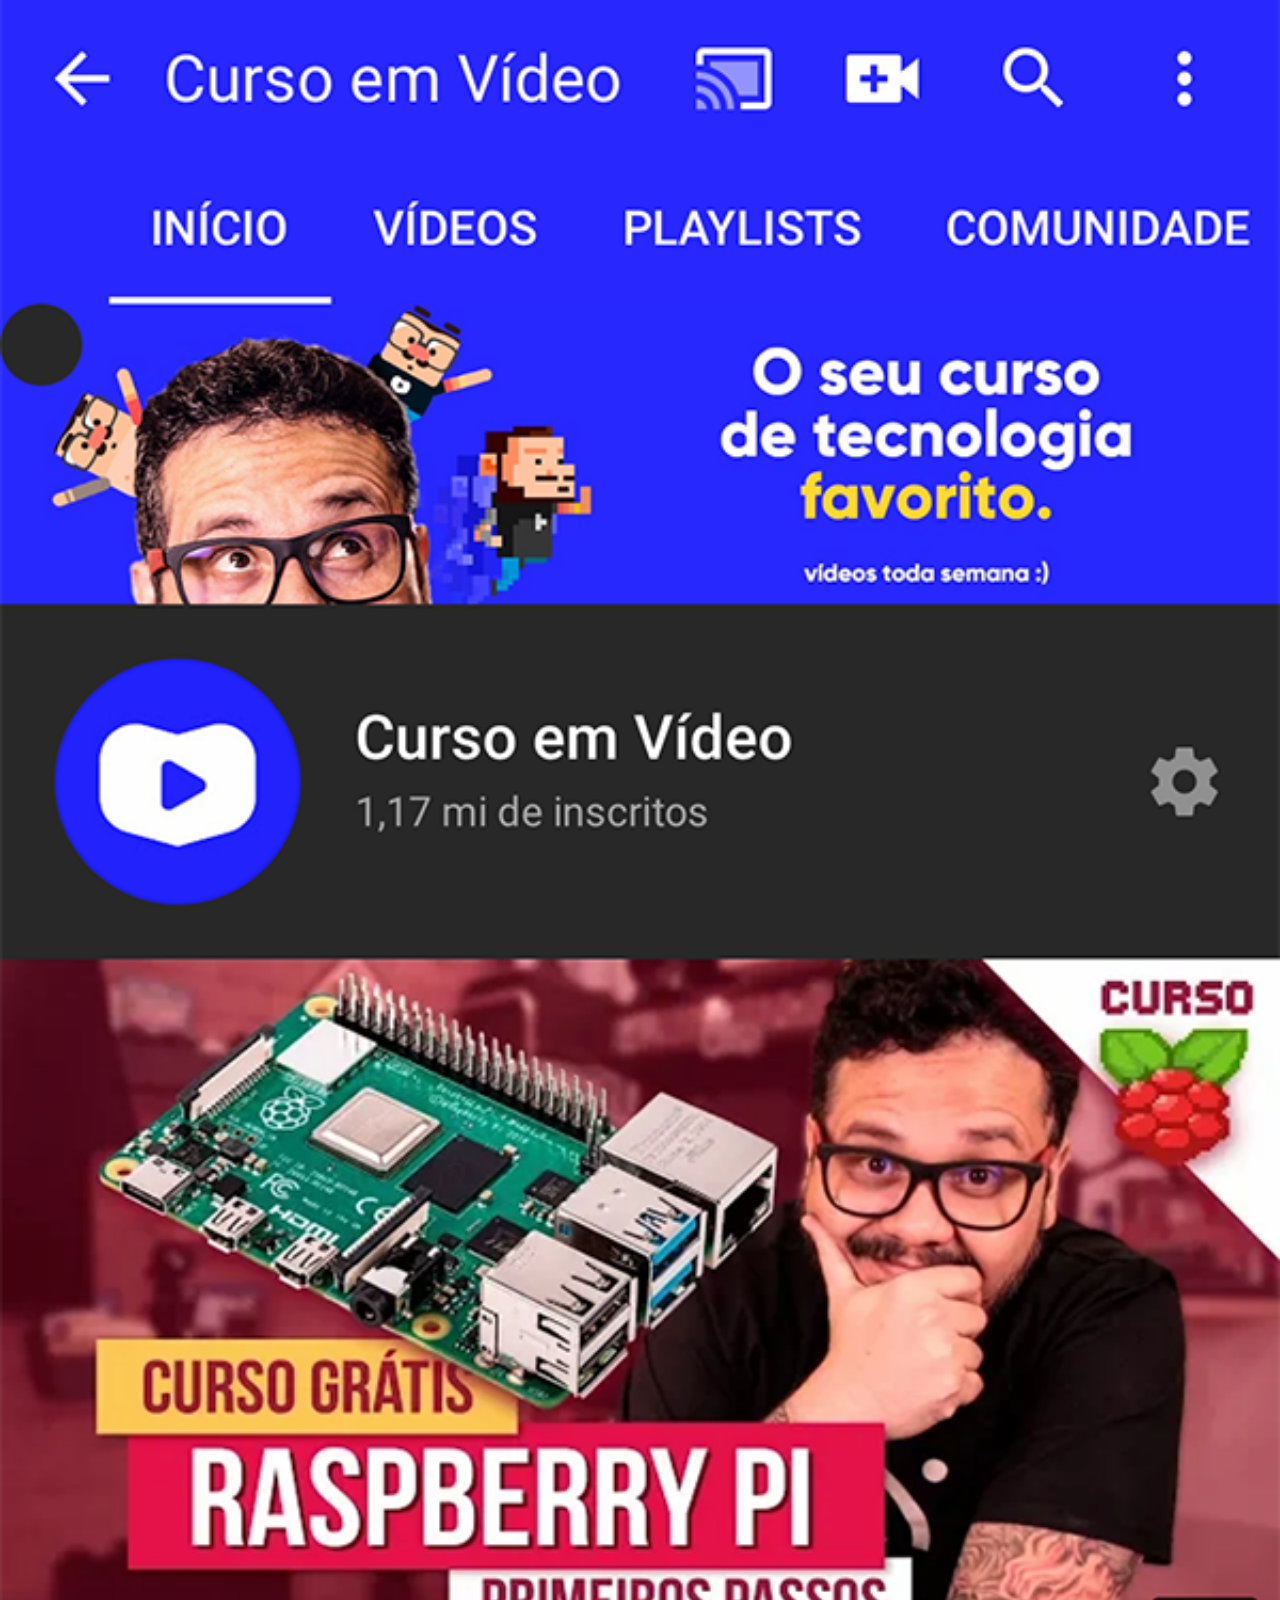
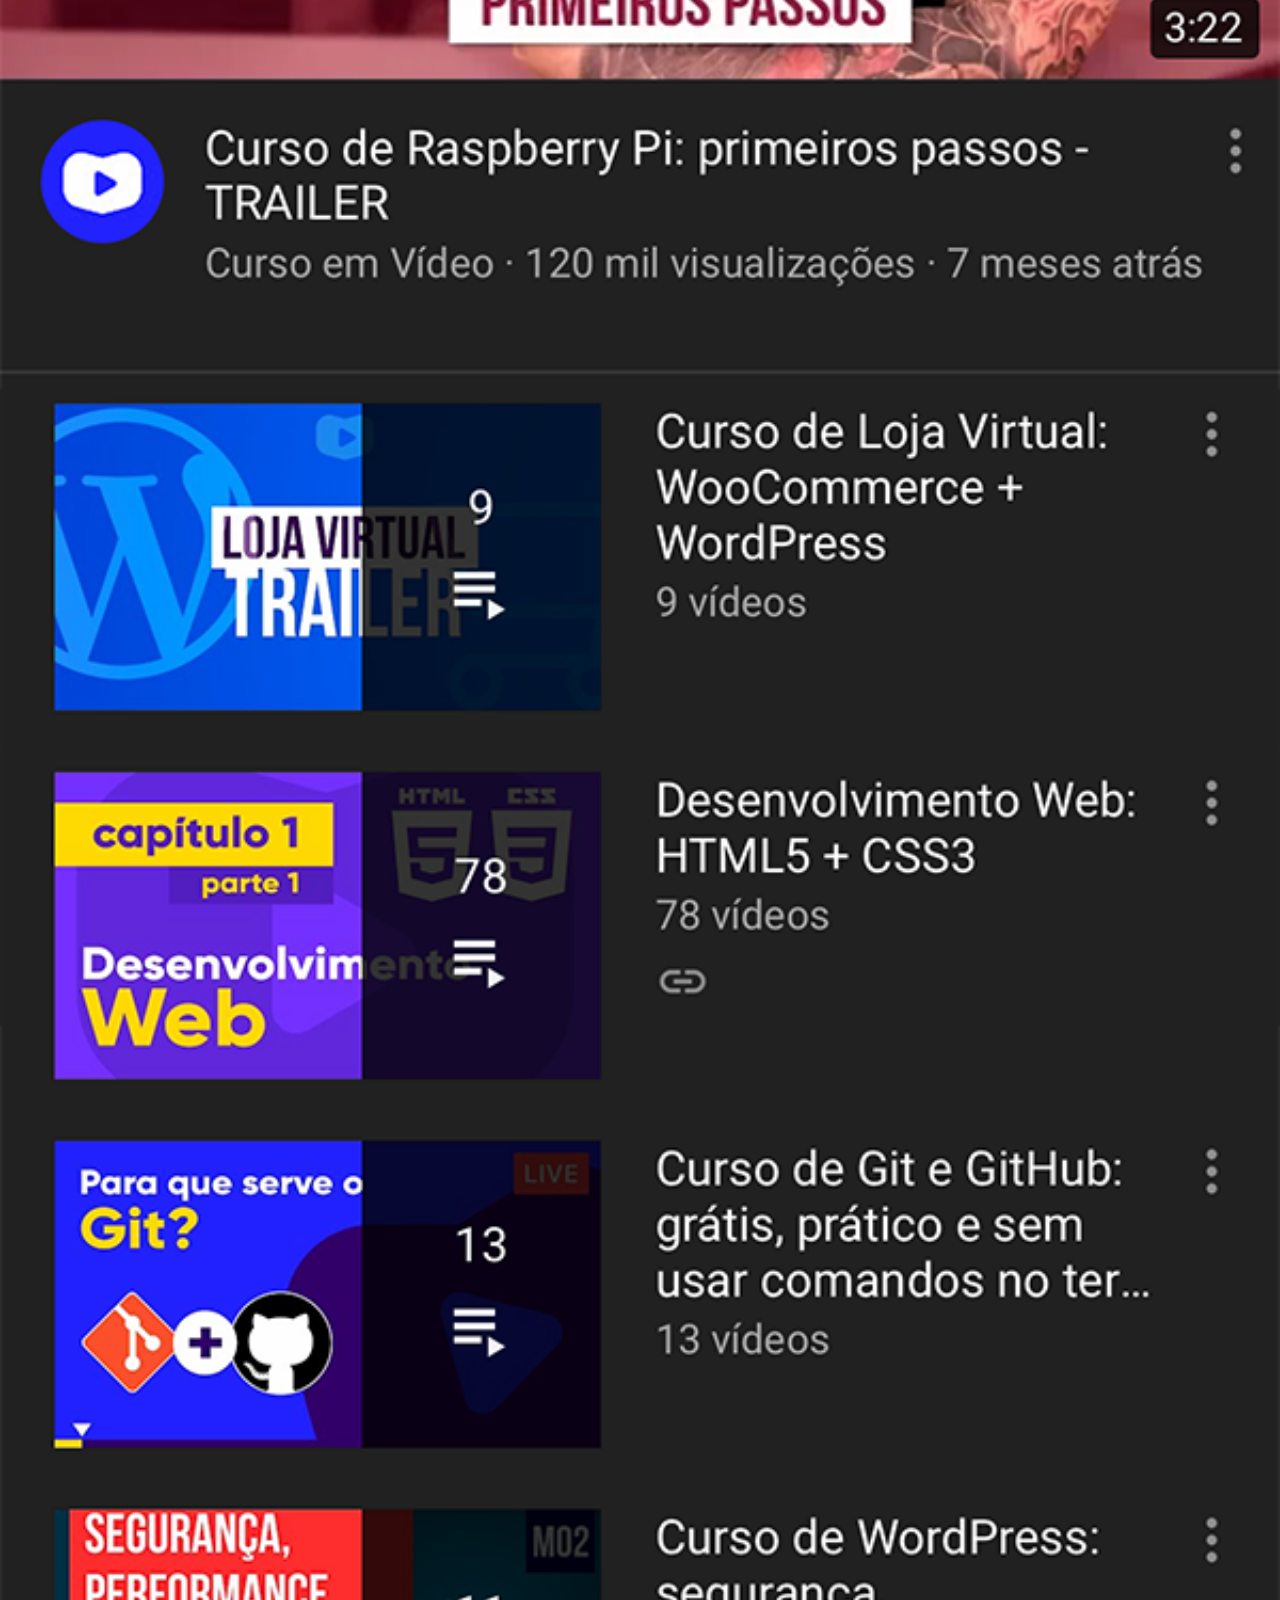
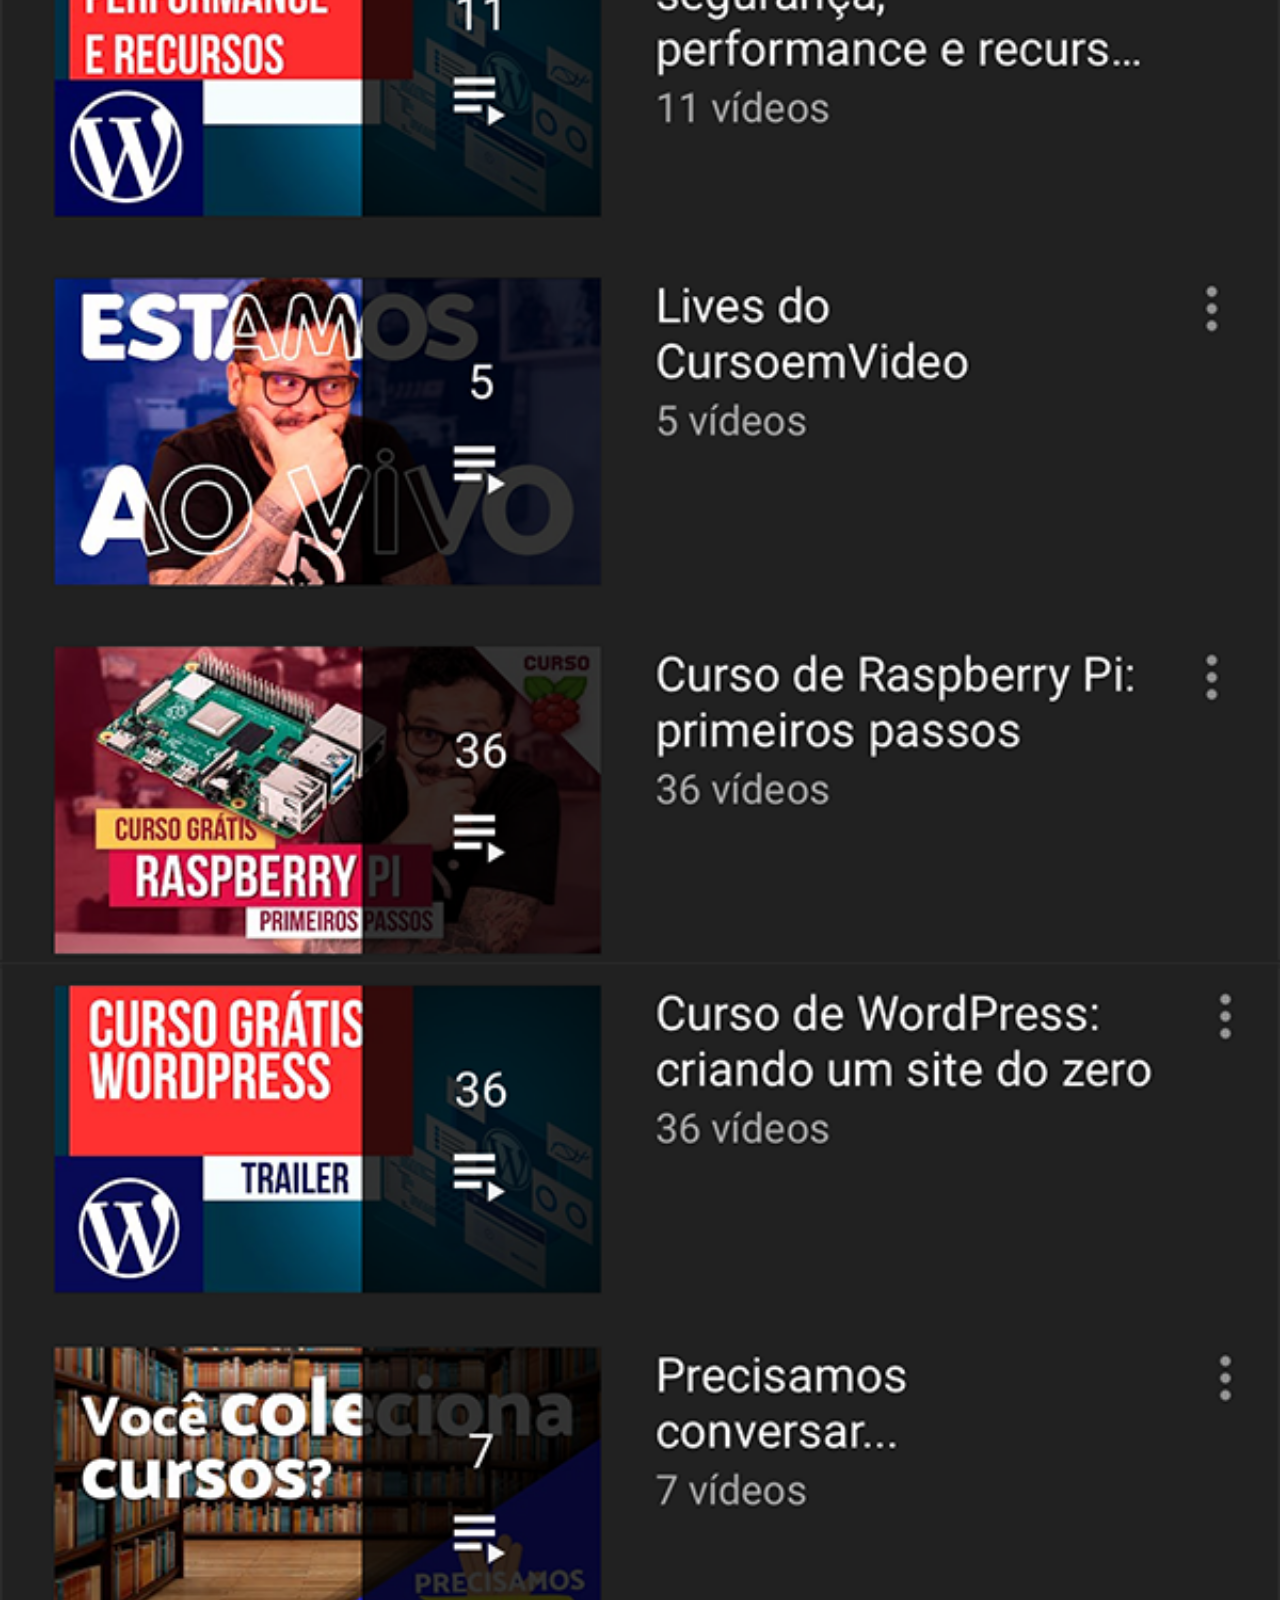
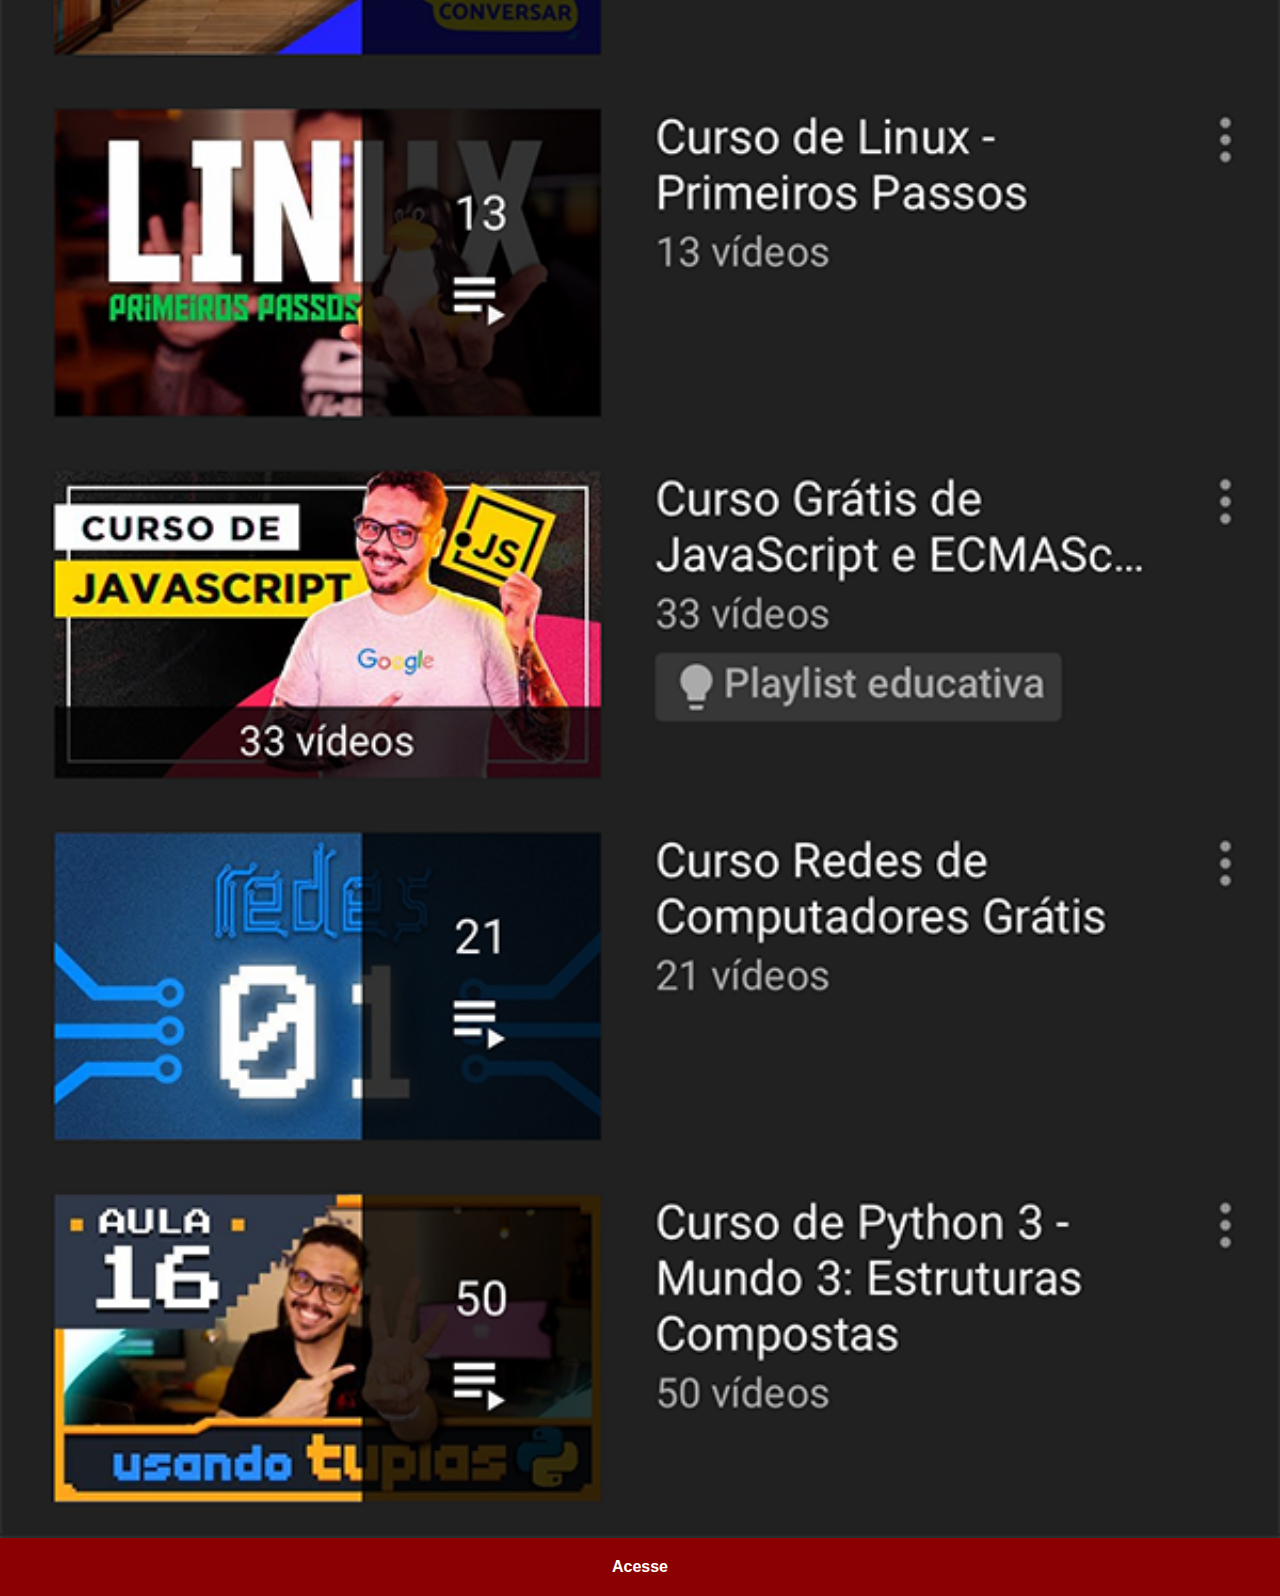
<file: youtube.html>
<!DOCTYPE html>
<html lang="pt-br">
<head>
    <meta charset="UTF-8">
    <meta name="viewport" content="width=device-width, initial-scale=1.0">
    <title>Youtube</title>
    <link rel="stylesheet" href="estilos/social.css">
</head>
<body>
    <img src="imagens/tela-youtube.png" alt="Youtube">
    <a href="https://www.youtube.com/cursoemvideo/playlists" target="_blank">Acesse</a>
    
</body>
</html>
</file>
<file: estilos/social.css>
@charset "UTF-8";

* {
    margin: 0px;
    padding: 0px;
    font-family: Arial, Helvetica, sans-serif;
}

::-webkit-scrollbar {
    width: 0px;
    height: 0px;
}

img {
    width: 100vw;
}

a {
    display: block;
    background-color: darkred;
    color: white;
    padding: 20px;
    margin: -4.5px;
    text-align: center;
    font-weight: bolder;
    text-decoration: none;
}

a:hover {
    background-color: red;
}
</file>
